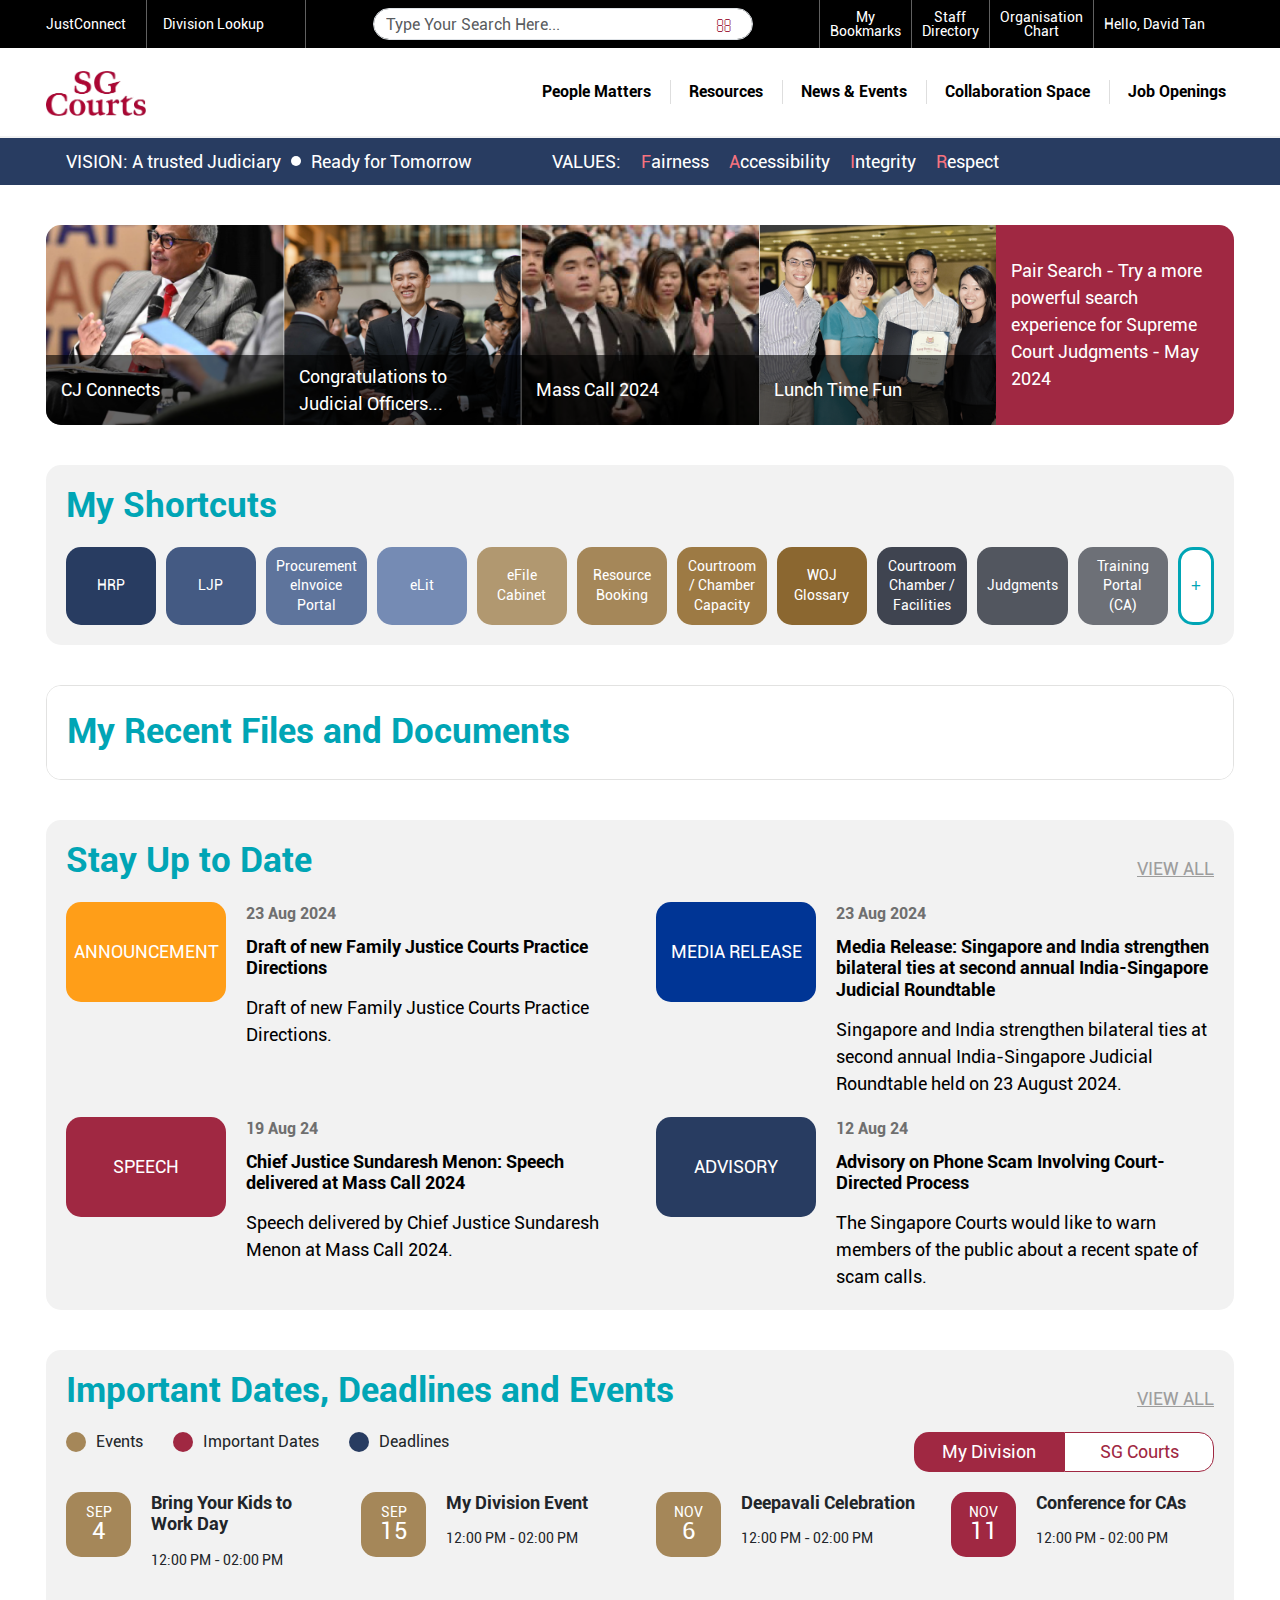
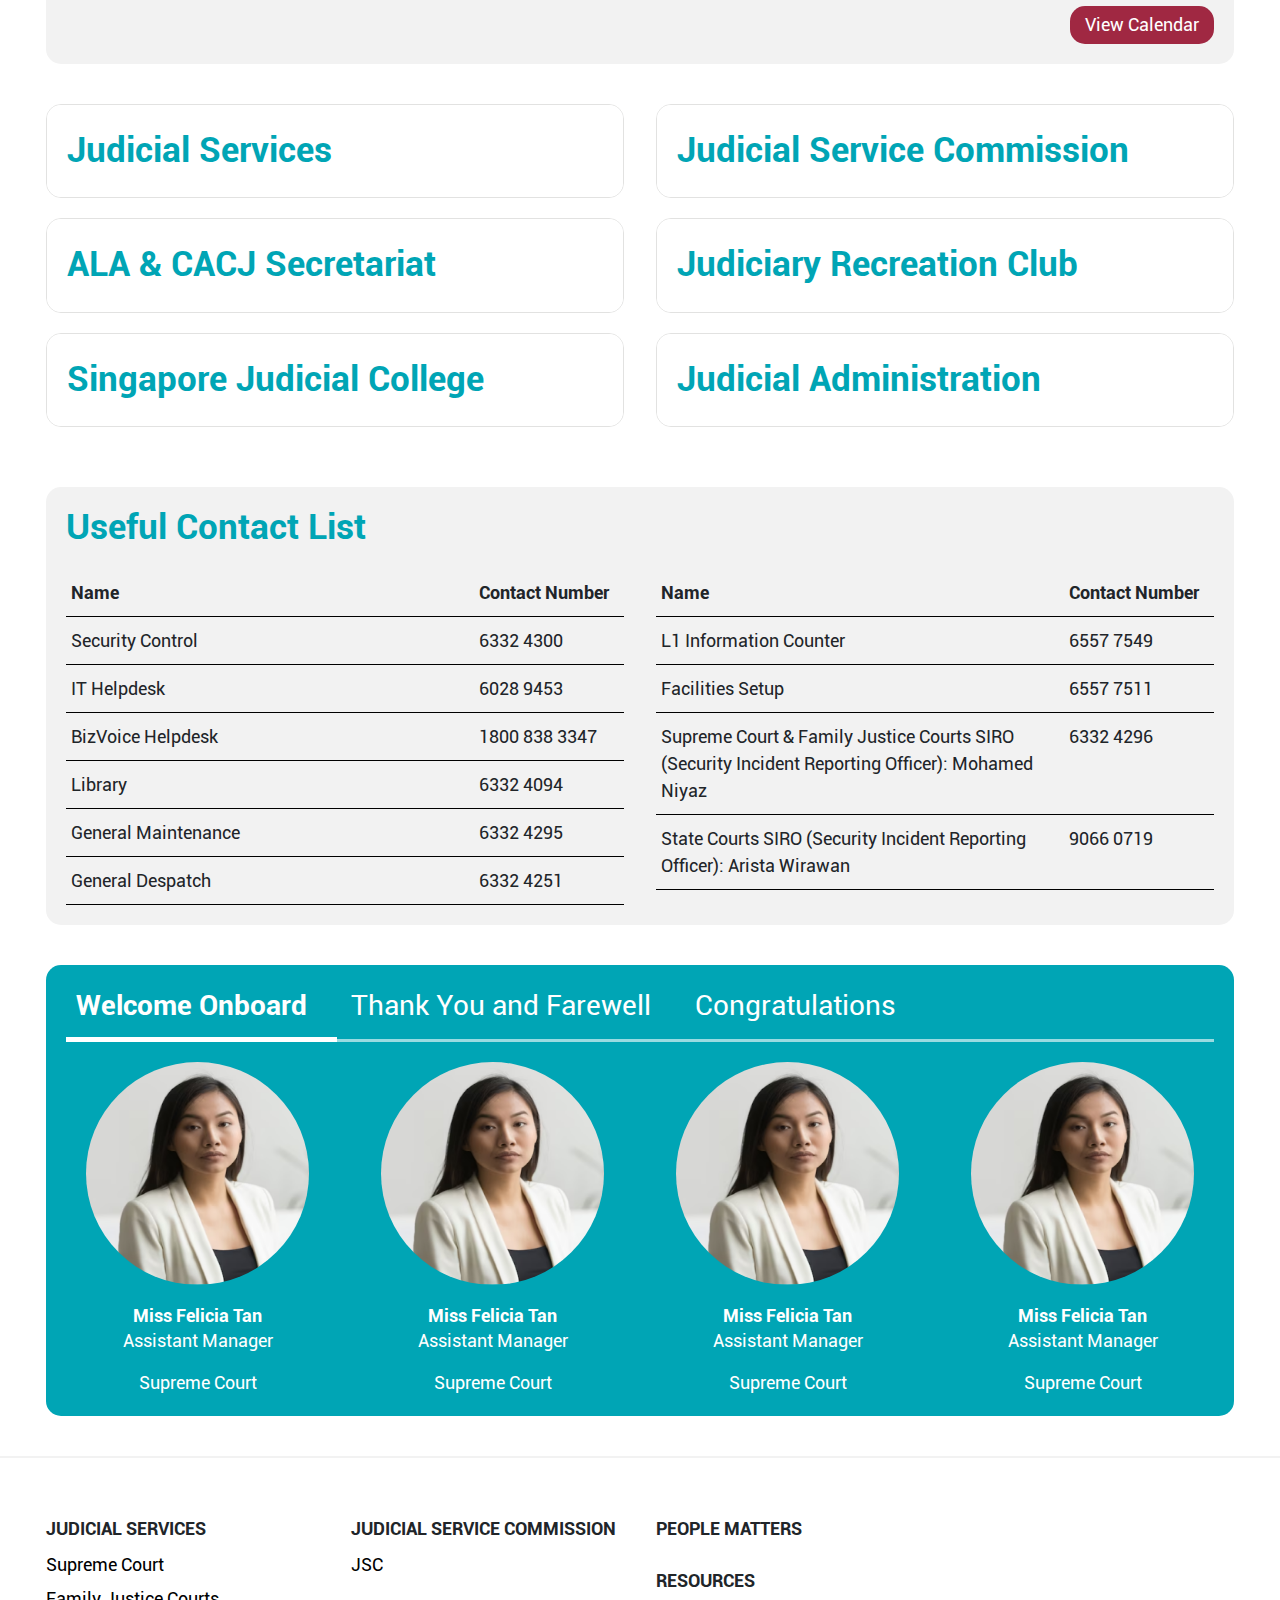
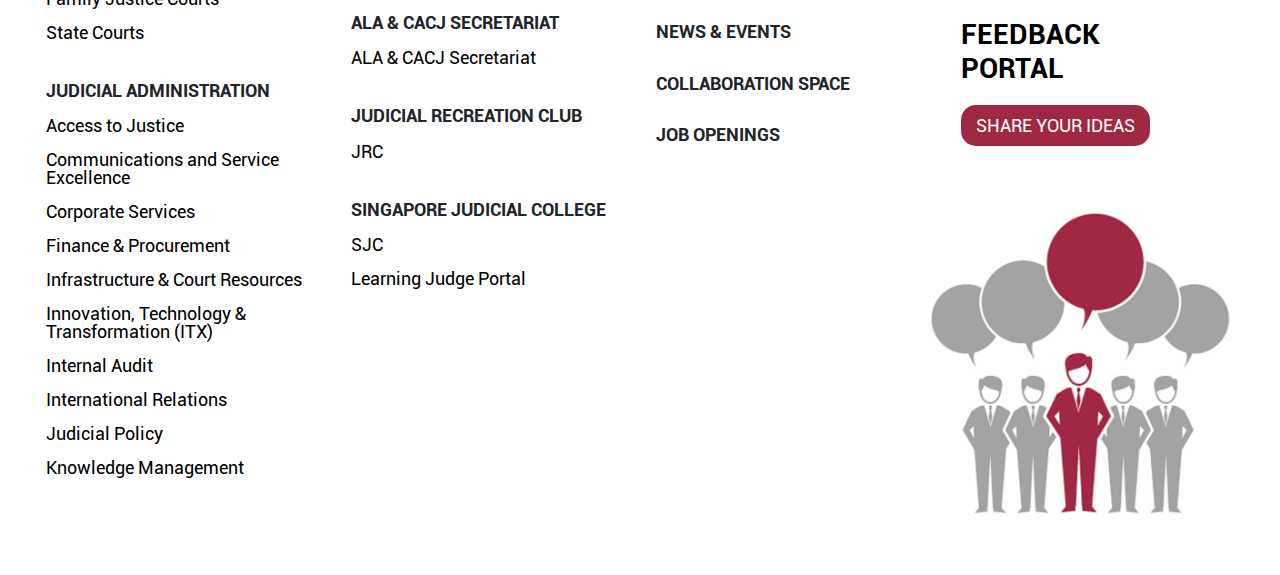
<file: js/saveweb2zip-com-test-resonance-com-sg/127.0.0.1_8081/dl/url=https%3A%2F%2Ftest.resonance.com.sg%2Fsgci%2Findex.html&mobile=true.html>
<!DOCTYPE html><html lang="en"><head>
    <meta charset="UTF-8">
    <meta http-equiv="X-UA-Compatible" content="IE=edge">
    <meta name="viewport" content="width=device-width, initial-scale=1.0">
    <title>SGCI</title>

    <!--Bootstrap v5.3.3-->
    <link rel="stylesheet" href="../../test.resonance.com.sg/sgci/css/bootstrap.css">

    <!--Header Menu CSS-->
    <link rel="stylesheet" href="../../test.resonance.com.sg/sgci/css/header.css">

    <!--Header Footer CSS-->
    <link rel="stylesheet" href="../../test.resonance.com.sg/sgci/css/footer.css">

    <!-- Custom CSS-->
    <link rel="stylesheet" href="../../test.resonance.com.sg/sgci/css/style.css">
    
    <!-- fontawesome 6 CSS-->
    <link rel="stylesheet" href="../../test.resonance.com.sg/sgci/css/fontawsome.css">

    <link rel="stylesheet" href="../../cdn.jsdelivr.net/npm/swiper%4011/swiper-bundle.min.css">

    <script src="../../test.resonance.com.sg/sgci/js/fontawesome.js"></script>


</head>

<body>
    <header id="mainHeader">
        <div class="container-fluid topbar">
            <div class="container">
                <div class="d-flex justify-content-between align-items-center position-relative">
                    <div class="d-flex justify-content-between align-items-center leftside">
                        <div class="logo">
                            <!-- <img src="images/Logo.png" alt=""> -->
                            
                            <a class="topbar-link" href="javascript:void(0)">JustConnect</a>
                        </div>
                        <div class="dropdown has-border">
                            <button class="megamenu-btn" type="button" id="topDropdownMenu" data-bs-toggle="dropdown" aria-expanded="false">
                                <span> Division Lookup</span>
                                <i class="fa-solid fa-chevron-down"></i>
                            </button>

                        </div>

                    </div>
                    <div class="search ms-3 d-flex">

                        <input class="form-control" list="datalistOptions w-100 d-block" id="exampleDataList" placeholder="Type Your Search Here...">
                        <button class="search-btn">
                            <i class="fa-solid fa-magnifying-glass"></i>
                        </button>
                    </div>
                    <div class="d-flex justify-content-between align-items-center rightside">
                        <div class="bookmark has-border left-border">
                            <span class="topbar-link">My <br> Bookmarks</span>
                        </div>
                        <div class="group has-border left-border">
                            <a href="staff-directory.html" class="topbar-link">Staff <br> Directory</a>
                        </div>
                        <div class="group has-border left-border">
                            <a href="organisation-chart.html" class="topbar-link">Organisation <br> Chart</a>
                        </div>
                        <div class="profile has-border left-border dropdown">
                            <button class="profile-btn" type="button" id="topDropdownProfile" data-bs-toggle="dropdown" style="padding: 0;" aria-expanded="false">

                                <span class="pe-1">Hello, David Tan</span>
                                <i class="fa-solid fa-chevron-down"></i>
                            </button>


                        </div>
                    </div>
                    <div class="mega-menu dropdown-menu w-100" aria-labelledby="topDropdownMenu">
                        <div class="container px-0">
                            <div class="row  g-0">
                                <div class="col-4 col-xl-2">
                                    <div class="mega-menu-col">
                                        <div class="mega-menu-title">
                                            <span>JUDICIAL <br> SERVICES</span>
                                        </div>
                                    </div>
                                </div>
                                <div class="col-4 col-xl-2"></div>
                                <div class="col-4 col-xl-2">
                                    <div class="mega-menu-col">
                                        <div class="mega-menu-title">
                                            <span>JUDICIAL SERVICE <br>
                                                COMMISSION</span>
                                        </div>
                                    </div>
                                </div>

                                <div class="col-4 col-xl-2 d-none d-xl-block">
                                    <div class="mega-menu-col col-2">
                                        <div class="mega-menu-title">
                                            <span>JUDICIAL <br>
                                                ADMINISTRATION</span>
                                        </div>
                                    </div>
                                </div>
                                <div class="col-4 col-xl-2"></div>
                                <div class="col-12"></div>

                                <div class="col-4 col-xl-2">
                                    <div class="mega-menu-col">
                                        <div class="mega-menu-list">
                                            <a href="#" class="mega-menu-list-title">Supreme Court</a>
                                            <ul>
                                                <li>
                                                    <a href="#">Supreme Court Bench</a>
                                                </li>
                                                <li>
                                                    <a href="#">Judicial Officers </a>
                                                </li>
                                                <li>
                                                    <a href="#"> Justices' Law Clerks</a>
                                                </li>
                                                <li>
                                                    <a href="#"> Registry</a>
                                                </li>
                                                <li>
                                                    <a href="#">
                                                        SICC Business Development
                                                    </a>
                                                </li>
                                                <li>
                                                    <a href="#"> Court Services (MJs to Judges &amp; Court Orderlies)</a>
                                                </li>
                                            </ul>
                                        </div>
                                    </div>
                                    <div class="mega-menu-col">
                                        <div class="mega-menu-list">
                                            <a href="#" class="mega-menu-list-title">State Courts</a>
                                            <ul>
                                                <li>
                                                    <a href="#">Judicial Officers</a>
                                                </li>
                                                <li>
                                                    <a href="#">Criminal Courts A</a>
                                                </li>
                                                <li>
                                                    <a href="#">Criminal Courts B </a>
                                                </li>
                                                <li>
                                                    <a href="#"> Civil Courts</a>
                                                </li>
                                                <li>
                                                    <a href="#"> Community Courts &amp; Tribunals</a>
                                                </li>
                                                <li>
                                                    <a href="#"> Court Dispute Resolution</a>
                                                </li>
                                                <li>
                                                    <a href="#">Office of the Registrar</a>
                                                </li>
                                                <li>
                                                    <a href="#"> Strategic Planning &amp; Technology</a>
                                                </li>


                                            </ul>
                                        </div>
                                    </div>


                                </div>
                                <div class="col-4 col-xl-2">
                                    <div class="mega-menu-col">
                                        <div class="mega-menu-col">
                                            <div class="mega-menu-list">
                                                <a href="#" class="mega-menu-list-title">Family Justice Courts</a>
                                                <ul>
                                                    <li><a href="#">Judical Officers</a></li>
                                                    <li><a href="#"> Family</a></li>
                                                    <li><a href="#">Office of the Registrar</a></li>
                                                    <li><a href="#">Strategic Planning &amp; Research</a></li>
                                                    <li><a href="#">Therapeutic Justice Transformation Office</a></li>

                                                    <li><a href="#" class="not-clickable">Family Protection &amp; Support </a></li>
                                                    <li><a href="#" class="has-indent">Registry &amp; Court Operations </a></li>
                                                    <li><a href="#" class="has-indent">Court of Protection </a></li>
                                                    <li><a href="#" class="has-indent">Maintenance &amp; Enforcement Court </a></li>
                                                    <li><a href="#" class="has-indent">Mental Capacity, Adoption &amp; Probate </a></li>
                                                    <li><a href="#" class="has-indent">Youth Court </a></li>
                                                    <li><a href="#" class="not-clickable">Family Dispute Resolution (FDR) </a></li>
                                                    <li><a href="#" class="has-indent">Counselling &amp; Psychological Services</a></li>
                                                    <li><a href="#" class="has-indent">Mediation &amp; FDR Registrar</a></li>


                                                </ul>
                                            </div>
                                        </div>
                                    </div>

                                </div>
                                <div class="col-4 col-xl-2">
                                    <div class="mega-menu-col">
                                        <div class="mega-menu-list mb-3">
                                            <a href="#" class="mega-menu-list-title">JSC</a>

                                        </div>
                                        <div class="mega-menu-title mb-3">
                                            <span class="pb-2">ALA &amp; CACJ <br>
                                                SECRETARIAT</span>
                                        </div>
                                        <div class="mega-menu-list mb-3">
                                            <a href="#" class="mega-menu-list-title">ALA &amp; CACJ Secretariat</a>

                                        </div>
                                        <div class="mega-menu-title mb-3">
                                            <span class="pb-2">JUDICIAL RECREATION <br>
                                                CLUB</span>
                                        </div>
                                        <div class="mega-menu-list mb-3">
                                            <a href="#" class="mega-menu-list-title">JRC</a>

                                        </div>
                                        <div class="mega-menu-title mb-3">
                                            <span class="pb-2">SINGAPORE JUDICIAL <br>
                                                COLLEGE</span>
                                        </div>
                                        <div class="mega-menu-list mb-3">
                                            <a href="#" class="mega-menu-list-title">SJC</a>

                                        </div>
                                        <div class="mega-menu-list mb-3">
                                            <a href="#" class="mega-menu-list-title">Learning Judge Portal</a>

                                        </div>
                                    </div>






                                </div>
                                <div class="col-12 d-block d-xl-none mt-4">
                                    <div class="mega-menu-col col-2">
                                        <div class="mega-menu-title">
                                            <span>JUDICIAL <br>
                                                ADMINISTRATION</span>
                                        </div>
                                    </div>
                                </div>
                                <div class="col-4 col-xl-2">
                                    <div class="mega-menu-col">
                                        <div class="mega-menu-list">
                                            <a href="#" class="mega-menu-list-title">Access to Justice</a>

                                        </div>
                                    </div>
                                    <div class="mega-menu-col">
                                        <div class="mega-menu-list">
                                            <a href="#" class="mega-menu-list-title">Communications and Service
                                                Excellence</a>
                                            <ul>
                                                <li>
                                                    <a href="#">Communications</a>
                                                </li>
                                                <li>
                                                    <a href="#">Outreach &amp; Engagement </a>
                                                </li>
                                                <li>
                                                    <a href="#"> Service Excellence</a>
                                                </li>
                                                <li>
                                                    <a href="#"> Enterprise Risk Management</a>
                                                </li>


                                            </ul>
                                        </div>
                                    </div>
                                    <div class="mega-menu-col">
                                        <div class="mega-menu-list">
                                            <a href="#" class="mega-menu-list-title">Corporate Services</a>
                                            <ul>
                                                <li>
                                                    <a href="#">HR Management</a>
                                                </li>
                                                <li>
                                                    <a href="#"> HR Development</a>
                                                </li>
                                                <li>
                                                    <a href="#"> Security</a>
                                                </li>
                                                <li>
                                                    <a href="#"> Records Management &amp;
                                                        Admin</a>
                                                </li>
                                                <li>
                                                    <a href="#"> Business Continuity Management</a>
                                                </li>

                                            </ul>
                                        </div>
                                    </div>
                                    <div class="mega-menu-col mb-0">
                                        <div class="mega-menu-list">
                                            <a href="#" class="mega-menu-list-title">Finance &amp; Procurement</a>
                                            <ul>
                                                <li>
                                                    <a href="#">Resource Management &amp; Procurement</a>
                                                </li>
                                                <li>
                                                    <a href="#"> Revenue Management &amp; Reporting</a>
                                                </li>

                                            </ul>
                                        </div>
                                    </div>
                                </div>
                                <div class="col-4 col-xl-2">

                                    <div class="mega-menu-col">
                                        <div class="mega-menu-list">
                                            <a href="#" class="mega-menu-list-title">Infrastructure &amp; Court
                                                Resources</a>
                                            <ul>
                                                <li>
                                                    <a href="#">Building Infrastructure</a>
                                                </li>
                                                <li>
                                                    <a href="#">Court Infrastructure</a>
                                                </li>
                                                <li>
                                                    <a href="#"> Language Resources</a>
                                                </li>
                                                <li>
                                                    <a href="#"> Building Project Management</a>
                                                </li>


                                            </ul>
                                        </div>
                                    </div>
                                    <div class="mega-menu-col">
                                        <div class="mega-menu-list">
                                            <a href="#" class="mega-menu-list-title"> Innovation, Technology &amp;
                                                Transformation
                                                (ITX)</a>
                                            <ul>
                                                <li>
                                                    <a href="#">Office of Transformation &amp; Innovation</a>
                                                </li>
                                                <li>
                                                    <a href="#"> Information Technology Department</a>
                                                </li>
                                                <li>
                                                    <a href="#"> CISO</a>
                                                </li>

                                            </ul>
                                        </div>
                                    </div>
                                    <div class="mega-menu-col">
                                        <div class="mega-menu-list">
                                            <a href="#" class="mega-menu-list-title">Internal Audit</a>


                                        </div>
                                    </div>
                                    <div class="mega-menu-col">
                                        <div class="mega-menu-list">
                                            <a href="#" class="mega-menu-list-title">International Relations</a>


                                        </div>
                                    </div>
                                    <div class="mega-menu-col">
                                        <div class="mega-menu-list">
                                            <a href="#" class="mega-menu-list-title">Judicial Policy</a>
                                            <ul>
                                                <li>
                                                    <a href="#">Strategic Planning &amp; Policy </a>
                                                </li>
                                                <li>
                                                    <a href="#"> Legal Advisory</a>
                                                </li>

                                            </ul>
                                        </div>
                                    </div>
                                    <div class="mega-menu-col mb-0">
                                        <div class="mega-menu-list">
                                            <a href="#" class="mega-menu-list-title">Knowledge Management</a>

                                        </div>
                                    </div>
                                </div>

                            </div>
                        </div>
                    </div>
                </div>
            </div>
        </div>

        <div class="container-fluid main-menu">
            <div class="container">
                <nav class="navbar navbar-expand-lg">
                    <a class="navbar-brand" href="index.html">
                        <img src="../../test.resonance.com.sg/sgci/images/logo.png" alt="" class="img-fluid">
                    </a>
                    <button class="navbar-toggler" type="button" data-bs-toggle="collapse" data-bs-target="#navbarSupportedContent" aria-controls="navbarSupportedContent" aria-expanded="false" aria-label="Toggle navigation">
                        <span class="navbar-toggler-icon"></span>
                    </button>
                    <div class="collapse navbar-collapse" id="navbarSupportedContent">
                        <ul class="navbar-nav ms-auto mb-2 mb-lg-0">
                            <li class="nav-item">
                                <a class="nav-link" href="#">People Matters</a>
                            </li>
                            <li class="nav-item">
                                <a class="nav-link" href="resources.html">Resources</a>
                            </li>
                            <li class="nav-item">
                                <a class="nav-link" href="#">News &amp; Events</a>
                            </li>
                            <li class="nav-item">
                                <a class="nav-link" href="#">Collaboration Space</a>
                            </li>
                            <li class="nav-item">
                                <a class="nav-link" href="#">Job Openings</a>
                            </li>

                        </ul>

                    </div>
                </nav>
            </div>
        </div>

    </header>

    <main>



        <section>
            <div class="container-fluid bg-navy-blue">
                <div class="container">
                    <div class="accordion accordion-flush accordion-content pt-0">
                        <div class="accordion-item is-dark-turq">

                            <button class="accordion-button collapsed" type="button" data-bs-toggle="collapse" data-bs-target="#flush-collapseOne" aria-expanded="false" aria-controls="flush-collapseOne">
                                <div class="vision-value">
                                    <div class="home-vision">
                                        <p>VISION: A trusted Judiciary </p>
                                        <div class="circle"></div>
                                        <p>Ready for Tomorrow </p>
                                    </div>
                                    <div class="home-value">
                                        <p>VALUES:</p>
                                        <p><span>F</span>airness</p>
                                        <p><span>A</span>ccessibility</p>
                                        <p><span>I</span>ntegrity</p>
                                        <p><span>R</span>espect</p>
                                    </div>
                                </div>

                            </button>

                            <div id="flush-collapseOne" class="accordion-collapse collapse">
                                <div class="accordion-body">
                                    <div class="home-value">
                                        <p>VALUES:</p>
                                        <div class="home-value-con">
                                            <div class="home-value-item">
                                                <p><span>F</span>airness</p>
                                                <p>We treat everyone and every case with fairness</p>
                                            </div>
                                            <div class="home-value-item">
                                                <p><span>A</span>ccessibility</p>
                                                <p>We enhance access to justice</p>
                                            </div>
                                            <div class="home-value-item">
                                                <p><span>I</span>ntegrity</p>
                                                <p>We did the right thing, without fear or favour, affection or ill-will
                                                </p>
                                            </div>
                                            <div class="home-value-item">
                                                <p><span>R</span>espect</p>
                                                <p>We treat everyone with respect and dignity</p>
                                            </div>
                                        </div>
                                    </div>
                                </div>
                            </div>

                        </div>
                    </div>
                </div>
            </div>
        </section>

        <section>
            <div class="container-fluid">
                <div class="container">
                    <div class="wp-masthead">
                        <a class="masthead-item" style="background-image: url(../../test.resonance.com.sg/sgci/images/masthead-images/mast-bg-1.png);">
                            <div class="mast-text">
                                <div class="overlay">
                                </div>
                                <p>CJ Connects</p>
                            </div>
                        </a>
                        <a class="masthead-item" style="background-image: url(../../test.resonance.com.sg/sgci/images/masthead-images/mast-bg-2.png);">
                            <div class="mast-text">
                                <div class="overlay">
                                </div>
                                <p>Congratulations to Judicial Officers...</p>
                            </div>
                        </a>
                        <a class="masthead-item" style="background-image: url(../../test.resonance.com.sg/sgci/images/masthead-images/mast-bg-3.png);">
                            <div class="mast-text">
                                <div class="overlay">
                                </div>
                                <p>Mass Call 2024</p>
                            </div>

                        </a>
                        <a class="masthead-item" style="background-image: url(../../test.resonance.com.sg/sgci/images/masthead-images/mast-bg-4.png);">
                            <div class="mast-text">

                                <p>Lunch Time Fun</p>
                                <div class="overlay">
                                </div>
                            </div>
                        </a>
                        <a class="masthead-item bg-maroon no-bg-img">
                            <p>Pair Search - Try a more powerful search experience for Supreme Court Judgments - May
                                2024</p>
                        </a>
                    </div>
                </div>
            </div>
        </section>

        

        <section>
            <div class="container-fluid">
                <div class="container">
                    <div class="bg-l-grey is-curved">
                        <div class="home-section-title">
                            <h2>My Shortcuts</h2>
                        </div>
                        <div class="shortcut-container">
                            <a class="wp-shortcut-item">
                                HRP
                            </a>
                            <a class="wp-shortcut-item">
                                LJP
                            </a>
                            <a class="wp-shortcut-item">
                                Procurement eInvoice Portal
                            </a>
                            <a class="wp-shortcut-item">
                                eLit
                            </a>
                            <a class="wp-shortcut-item">
                                eFile Cabinet
                            </a>
                            <a class="wp-shortcut-item">
                                Resource Booking
                            </a>
                            <a class="wp-shortcut-item">
                                Courtroom / Chamber Capacity
                            </a>
                            <a class="wp-shortcut-item">
                                WOJ Glossary
                            </a>
                            <a class="wp-shortcut-item">
                                Courtroom Chamber / Facilities
                            </a>
                            <a class="wp-shortcut-item">
                                Judgments
                            </a>
                            <a class="wp-shortcut-item">
                                Training Portal (CA)
                            </a>
                            <a href="" class="plus-button">
                                <i class="fa fa-plus" aria-hidden="true"></i>
                            </a>
                        </div>
                    </div>
                </div>
            </div>
        </section>

        <section>
            <div class="container-fluid">
                <div class="container">
                    <div class="accordion accordion-flush accordion-content pt-0">
                        <div class="accordion-item title-accordion">

                            <button class="accordion-button collapsed" type="button" data-bs-toggle="collapse" data-bs-target="#flush-collapseFiles" aria-expanded="false" aria-controls="flush-collapseFiles">
                                My Recent Files and Documents
                            </button>

                            <div id="flush-collapseFiles" class="accordion-collapse collapse">
                                <div class="accordion-body ">
                                    <div class="dataTable-main">

                                        <div class="entries">
                                            <span>Show
                                                <div class="dropdown d-inline-block">
                                                    <button class="btn btn-secondary dropdown-toggle" type="button" id="entriesDropdown" data-bs-toggle="dropdown" aria-expanded="false">
                                                        5
                                                    </button>
                                                    <ul class="dropdown-menu" aria-labelledby="entriesDropdown">
                                                        <li><a class="dropdown-item" href="#">10</a></li>
                                                        <li><a class="dropdown-item" href="#">20</a></li>
                                                        <li><a class="dropdown-item" href="#">30</a></li>
                                                        <li><a class="dropdown-item" href="#">40</a></li>
                                                        <li><a class="dropdown-item" href="#">50</a></li>
                                                    </ul>
                                                </div>
                                                Entries
                                            </span>
                                        </div>
                                        <div class="listing-data">
                                            <table class="latest-files-table">
                                                <thead class="align-top">
                                                    <tr>
                                                        <th>
                                                            <div class="tableHead">
                                                                <div class=" dropdown">
                                                                    <button class="btn btn-dark dropdown-toggle" data-bs-toggle="dropdown" aria-expanded="false">
                                                                        <span> NAME</span>
                                                                    </button>
                                                                    <div class="dropdown-menu">
                                                                        <div class="form-check">
                                                                            <input class="form-check-input" type="radio" name="flexRadioDefault" id="flexRadioDefault1" checked="">
                                                                            <label class="form-check-label" for="flexRadioDefault1">
                                                                                Ascending
                                                                            </label>
                                                                        </div>
                                                                        <div class="form-check">
                                                                            <input class="form-check-input" type="radio" name="flexRadioDefault" id="flexRadioDefault2">
                                                                            <label class="form-check-label" for="flexRadioDefault2">
                                                                                Descending
                                                                            </label>
                                                                        </div>
                                                                    </div>
                                                                </div>

                                                            </div>
                                                        </th>
                                                        <th>
                                                            <div class="tableHead">
                                                                <div class=" dropdown">
                                                                    <button class="btn btn-dark dropdown-toggle" data-bs-toggle="dropdown" aria-expanded="false">
                                                                        <span> CATEGORY</span>
                                                                    </button>
                                                                    <div class="dropdown-menu">
                                                                        <div class="form-check">
                                                                            <input class="form-check-input" type="checkbox" value="" id="flexCheck1">
                                                                            <label class="form-check-label" for="flexCheck1">
                                                                                All
                                                                            </label>
                                                                        </div>
                                                                        <div class="form-check">
                                                                            <input class="form-check-input" type="checkbox" value="" id="flexCheck2">
                                                                            <label class="form-check-label" for="flexCheck2">
                                                                                Court Management Resources
                                                                            </label>
                                                                        </div>
                                                                        <div class="form-check">
                                                                            <input class="form-check-input" type="checkbox" value="" id="flexCheck3">
                                                                            <label class="form-check-label" for="flexCheck3">
                                                                                Judicial Resources
                                                                            </label>
                                                                        </div>
                                                                        <div class="form-check">
                                                                            <input class="form-check-input" type="checkbox" value="" id="flexCheck4">
                                                                            <label class="form-check-label" for="flexCheck4">
                                                                                Office Administration
                                                                            </label>
                                                                        </div>
                                                                    </div>
                                                                </div>

                                                            </div>
                                                        </th>
                                                        <th style="width: 50px !important;"> </th>
                                                        <th>
                                                            <div class="tableHead">
                                                                <div class=" dropdown">
                                                                    <button class="btn btn-dark dropdown-toggle" data-bs-toggle="dropdown" aria-expanded="false">
                                                                        <span> CONTENT TYPE</span>
                                                                    </button>
                                                                    <div class="dropdown-menu">
                                                                        <div class="form-check">
                                                                            <input class="form-check-input" type="checkbox" value="" id="flexCheck11">
                                                                            <label class="form-check-label" for="flexCheck11">
                                                                                All
                                                                            </label>
                                                                        </div>
                                                                        <div class="form-check">
                                                                            <input class="form-check-input" type="checkbox" value="" id="flexCheck21">
                                                                            <label class="form-check-label" for="flexCheck21">
                                                                                Court Roster and Calendar

                                                                            </label>
                                                                        </div>
                                                                        <div class="form-check">
                                                                            <input class="form-check-input" type="checkbox" value="" id="flexCheck31">
                                                                            <label class="form-check-label" for="flexCheck31">
                                                                                Court Programmes and Initiatives

                                                                            </label>
                                                                        </div>
                                                                        <div class="form-check">
                                                                            <input class="form-check-input" type="checkbox" value="" id="flexCheck41">
                                                                            <label class="form-check-label" for="flexCheck41">
                                                                                Bench Guides

                                                                            </label>
                                                                        </div>
                                                                        <div class="form-check">
                                                                            <input class="form-check-input" type="checkbox" value="" id="flexCheck51">
                                                                            <label class="form-check-label" for="flexCheck51">
                                                                                Human Resources

                                                                            </label>
                                                                        </div>

                                                                    </div>
                                                                </div>
                                                            </div>
                                        
                                        </th>
                                        <th>
                                            <div class="tableHead">
                                                <div class=" dropdown">
                                                    <button class="btn btn-dark dropdown-toggle" data-bs-toggle="dropdown" aria-expanded="false">
                                                        <span> MODIFIED BY</span>
                                                    </button>
                                                    <div class="dropdown-menu">
                                                        <div class="form-check">
                                                            <input class="form-check-input" type="radio" name="flexRadio1" id="flexRadioDefault11" checked="">
                                                            <label class="form-check-label" for="flexRadioDefault11">
                                                                Ascending
                                                            </label>
                                                        </div>
                                                        <div class="form-check">
                                                            <input class="form-check-input" type="radio" name="flexRadio1" id="flexRadioDefault21">
                                                            <label class="form-check-label" for="flexRadioDefault21">
                                                                Descending
                                                            </label>
                                                        </div>
                                                    </div>
                                                </div>
                                            </div>
                                        </th>

                                        <th>
                                            <div class="tableHead">
                                                <div class=" dropdown">
                                                    <button class="btn btn-dark dropdown-toggle" data-bs-toggle="dropdown" aria-expanded="false">
                                                        <span> MODIFIED DATE</span>
                                                    </button>
                                                    <div class="dropdown-menu">
                                                        <div class="form-check">
                                                            <input class="form-check-input" type="radio" name="flexRadio11" id="flexRadioDefault111" checked="">
                                                            <label class="form-check-label" for="flexRadioDefault111">
                                                                Ascending
                                                            </label>
                                                        </div>
                                                        <div class="form-check">
                                                            <input class="form-check-input" type="radio" name="flexRadio11" id="flexRadioDefault21">
                                                            <label class="form-check-label" for="flexRadioDefault211">
                                                                Descending
                                                            </label>
                                                        </div>
                                                    </div>
                                                </div>
                                            </div>
                                        </th>
                                        </tr>
                                        </thead>
                                        <tbody class="align-top">
                                            <tr>
                                                <td>
                                                    <div class="d-flex align-items-start">
                                                        <div class="pdf-file">
                                                            <i class="fa-regular fa-file-pdf"></i>
                                                            <a href="#">This_Week.pdf</a>
                                                        </div>
                                                    </div>
                                                </td>
                                                <td>
                                                    <p> Court Management Resources</p>
                                                </td>
                                                <td>
                                                    <i class="fa-solid fa-ellipsis"></i>
                                                </td>
                                                <td>
                                                    <p>Court Roster and Calendar
                                                    </p>
                                                </td>
                                                <td>
                                                    <p>David Tan</p>
                                                </td>

                                                <td>
                                                    <p>
                                                        13 / 08 / 28
                                                    </p>

                                                </td>
                                            </tr>


                                            <tr>
                                                <td>
                                                    <div class="d-flex align-items-start">
                                                        <div class="pdf-file">
                                                            <i class="fa-regular fa-file-pdf"></i>
                                                            <a href="#">Next Week.pdf</a>
                                                        </div>
                                                    </div>
                                                </td>
                                                <td>
                                                    <p> Court Management Resources</p>
                                                </td>
                                                <td>
                                                    <i class="fa-solid fa-ellipsis"></i>
                                                </td>
                                                <td>
                                                    <p>Court Roster and Calendar
                                                    </p>
                                                </td>
                                                <td>
                                                    <p>David Tan</p>
                                                </td>

                                                <td>
                                                    <p>
                                                        13 / 08 / 28
                                                    </p>

                                                </td>
                                            </tr>


                                            <tr>
                                                <td>
                                                    <div class="d-flex align-items-start">
                                                        <div class="pdf-file">
                                                            <i class="fa-regular fa-file-pdf"></i>
                                                            <a href="#">Duty Senior Judges and Judicial
                                                                Commissioners</a>
                                                        </div>
                                                    </div>
                                                </td>
                                                <td>
                                                    <p>Court Management Resources</p>
                                                </td>
                                                <td>
                                                    <i class="fa-solid fa-ellipsis"></i>
                                                </td>
                                                <td>
                                                    <p>Court Programmes and Initiatives

                                                    </p>
                                                </td>
                                                <td>
                                                    <p>David Tan</p>
                                                </td>

                                                <td>
                                                    <p>
                                                        13 / 08 / 28
                                                    </p>

                                                </td>
                                            </tr>


                                            <tr>
                                                <td>
                                                    <div class="d-flex align-items-start">
                                                        <div class="pdf-file">
                                                            <i class="fa-regular fa-file-pdf"></i>
                                                            <a href="#">Bench Guide Template
                                                            </a>
                                                        </div>
                                                    </div>
                                                </td>
                                                <td>
                                                    <p>Judicial Resources </p>
                                                </td>
                                                <td>
                                                    <i class="fa-solid fa-ellipsis"></i>
                                                </td>
                                                <td>
                                                    <p>Bench Guides
                                                    </p>
                                                </td>
                                                <td>
                                                    <p>May Lee</p>
                                                </td>

                                                <td>
                                                    <p>
                                                        13 / 08 / 28
                                                    </p>

                                                </td>
                                            </tr>


                                            <tr>
                                                <td>
                                                    <div class="d-flex align-items-start">
                                                        <div class="pdf-file">
                                                            <i class="fa-regular fa-file-pdf"></i>
                                                            <a href="#">Staff Claims Procedure
                                                            </a>
                                                        </div>
                                                    </div>
                                                </td>
                                                <td>
                                                    <p>Office Administration

                                                    </p>
                                                </td>
                                                <td>
                                                    <i class="fa-solid fa-ellipsis"></i>
                                                </td>
                                                <td>
                                                    <p>Human Resources</p>
                                                </td>
                                                <td>
                                                    <p>Desmond Tay</p>
                                                </td>

                                                <td>
                                                    <p>
                                                        13 / 08 / 28
                                                    </p>


                                                </td>
                                            </tr>


                                        </tbody>
                                        </table>

                                        <div class="indecate margin-top-20">
                                            <div class="pagination-row">
                                                        
                                                <div class="entries-and-total">
                                                    <div class="entries">
                                                        <span>Show
                                                            <div class="dropdown d-inline-block">
                                                                <button class="btn btn-secondary dropdown-toggle" type="button" id="entriesDropdown" data-bs-toggle="dropdown" aria-expanded="false">
                                                                    5
                                                                </button>
                                                                <ul class="dropdown-menu" aria-labelledby="entriesDropdown">
                                                                    <li><a class="dropdown-item" href="#">10</a></li>
                                                                    <li><a class="dropdown-item" href="#">20</a></li>
                                                                    <li><a class="dropdown-item" href="#">30</a></li>
                                                                    <li><a class="dropdown-item" href="#">40</a></li>
                                                                    <li><a class="dropdown-item" href="#">50</a></li>
                                                                </ul>
                                                            </div>
                                                                Entries
                                                        </span>
                                                    </div>
                                                    <p>
                                                        1-5 of 50 items
                                                    </p>
                                                </div>
                                                <div class="c-pagination">
                                                    <button>
                                                        <i class="fa-solid fa-angle-left"></i>
                                                    </button>
                                                    <span class="active">1</span>
                                                    <span>2</span>
                                                    <span>3</span>
                                                    <button>
                                                        <i class="fa-solid fa-angle-right"></i>
                                                    </button>
                                                </div>
                                            </div>
                                        </div>
                                    </div>
                                </div>
                            </div>


                        </div>





                    </div>

                </div>
            </div>
        </div></section>

        <section>
            <div class="container-fluid">
                <div class="container">
                    <div class="bg-l-grey is-curved">
                        <div class="home-section-title">
                            <h2>Stay Up to Date</h2>
                            <a class="text-link-view-all">View All</a>
                        </div>
                        <div class="home-news row">
                            <div class="col-6">
                                <a class="home-news-item">
                                    <div class="home-news-category is-news-announcement">
                                        <p>Announcement</p>
                                    </div>
                                    <div class="home-news-details">
                                        <p class="date">23 Aug 2024</p>
                                        <h5 class="title">Draft of new Family Justice Courts Practice Directions</h5>
                                        <p class="subtext">Draft of new Family Justice Courts Practice Directions.</p>
                                    </div>
                                </a>
                            </div>
                            <div class="col-6">
                                <a class="home-news-item">
                                    <div class="home-news-category is-news-media-release">
                                        <p>MEDIA RELEASE</p>
                                    </div>
                                    <div class="home-news-details">
                                        <p class="date">23 Aug 2024</p>
                                        <h5 class="title">Media Release: Singapore and India strengthen bilateral ties at
                                            second annual India-Singapore Judicial Roundtable</h5>
                                        <p class="subtext">Singapore and India strengthen bilateral ties at second annual
                                            India-Singapore Judicial Roundtable held on 23 August 2024.</p>
                                    </div>
                                </a>
                            </div>
                            <div class="col-6">
                                <a class="home-news-item">
                                    <div class="home-news-category is-news-speech">
                                        <p>SPEECH</p>
                                    </div>
                                    <div class="home-news-details">
                                        <p class="date">19 Aug 24</p>
                                        <h5 class="title">Chief Justice Sundaresh Menon: Speech delivered at Mass Call 2024
                                        </h5>
                                        <p class="subtext">Speech delivered by Chief Justice Sundaresh Menon at Mass Call
                                            2024.</p>
                                    </div>
                                </a>
                            </div>
                            <div class="col-6">
                                <a class="home-news-item">
                                    <div class="home-news-category is-news-advisory">
                                        <p>ADVISORY</p>
                                    </div>
                                    <div class="home-news-details">
                                        <p class="date">12 Aug 24</p>
                                        <h5 class="title">Advisory on Phone Scam Involving Court-Directed Process</h5>
                                        <p class="subtext">The Singapore Courts would like to warn members of the public
                                            about a recent spate of scam calls.</p>
                                    </div>
                                </a>
                            </div>
                        </div>
    
                    </div>
                </div>
            </div>
        </section>

        <section>
            <div class="container-fluid">
                <div class="container">
                    <div class="bg-l-grey is-curved">
                        <div class="home-section-title">
                            <h2>Important Dates, Deadlines and Events</h2>
                            <a class="text-link-view-all">View All</a>
                        </div>
                        <div class="home-calendar-filter">
                            <div class="category-filter">
                                <div class="category-row">
                                    <div class="category-filter-item">
                                        <div class="category-circle is-cal-events"></div>
                                        Events
                                    </div>
                                    <div class="category-filter-item">
                                        <div class="category-circle is-cal-important-dates"></div>
                                        Important Dates
                                    </div>
                                    <div class="category-filter-item">
                                        <div class="category-circle is-cal-deadlines"></div>
                                        Deadlines
                                    </div>
                                </div>
                            </div>
                            <div class="division-filter">
                                <button class="division-filter-item my-div" type="button" data-bs-toggle="collapse" data-bs-target=".my-div-cal-content" aria-expanded="true" aria-controls=".my-div-cal-content">My Division</button>
                                <button class="division-filter-item sg-courts collapsed" type="button" data-bs-toggle="collapse" data-bs-target=".sg-courts-cal-content" aria-expanded="false" aria-controls=".sg-courts-cal-content">SG Courts</button>
                            </div>
                        </div>
                        <div id="hcListView">
                            <div class="my-div-cal-content collapse show" data-bs-parent="#hcListView">
                                <div class="row home-calendar-list-view">
                                    <div class="col-3">
                                        <div class="list-view-item">
                                            <div class="date is-cal-events">
                                                <p class="month">Sep</p>
                                                <p class="day">4</p>
                                            </div>
                                            <div class="details">
                                                <h5>Bring Your Kids to Work Day</h5>
                                                <p class="time">12:00 PM - 02:00 PM
                                                </p>
                                            </div>
                                        </div>
                                    </div>
                                    <div class="col-3">
                                        <div class="list-view-item">
                                            <div class="date is-cal-events">
                                                <p class="month">Sep</p>
                                                <p class="day">15</p>
                                            </div>
                                            <div class="details">
                                                <h5>My Division Event</h5>
                                                <p class="time">12:00 PM - 02:00 PM
                                                </p>
                                            </div>
                                        </div>
                                    </div>
                                    <div class="col-3">
                                        <div class="list-view-item">
                                            <div class="date is-cal-events">
                                                <p class="month">Nov</p>
                                                <p class="day">6</p>
                                            </div>
                                            <div class="details">
                                                <h5>Deepavali Celebration</h5>
                                                <p class="time">12:00 PM - 02:00 PM
                                                </p>
                                            </div>
                                        </div>
                                    </div>
                                    <div class="col-3">
                                        <div class="list-view-item">
                                            <div class="date is-cal-important-dates">
                                                <p class="month">Nov</p>
                                                <p class="day">11</p>
                                            </div>
                                            <div class="details">
                                                <h5>Conference for CAs</h5>
                                                <p class="time">12:00 PM - 02:00 PM
                                                </p>
                                            </div>
                                        </div>
                                    </div>
                                </div>
                            </div>
                            <div class="sg-courts-cal-content collapse" data-bs-parent="#hcListView">
                                <div class="row home-calendar-list-view">
                                    <div class="col-3">
                                        <div class="list-view-item">
                                            <div class="date is-cal-events">
                                                <p class="month">Sep</p>
                                                <p class="day">4</p>
                                            </div>
                                            <div class="details">
                                                <h5>Bring Your Kids to Work Day</h5>
                                                <p class="time">12:00 PM - 02:00 PM
                                                </p>
                                            </div>
                                        </div>
                                    </div>
                                    <div class="col-3">
                                        <div class="list-view-item">
                                            <div class="date is-cal-events">
                                                <p class="month">Nov</p>
                                                <p class="day">6</p>
                                            </div>
                                            <div class="details">
                                                <h5>Deepavali Celebration</h5>
                                                <p class="time">12:00 PM - 02:00 PM
                                                </p>
                                            </div>
                                        </div>
                                    </div>
                                    <div class="col-3">
                                        <div class="list-view-item">
                                            <div class="date is-cal-important-dates">
                                                <p class="month">Nov</p>
                                                <p class="day">11</p>
                                            </div>
                                            <div class="details">
                                                <h5>Conference for CAs</h5>
                                                <p class="time">12:00 PM - 02:00 PM
                                                </p>
                                            </div>
                                        </div>
                                    </div>
                                    <div class="col-3">
                                        <div class="list-view-item">
                                            <div class="date is-cal-deadlines">
                                                <p class="month">Nov</p>
                                                <p class="day">15</p>
                                            </div>
                                            <div class="details">
                                                <h5>SG Courts Deadline</h5>
                                                <p class="time">12:00 PM - 02:00 PM
                                                </p>
                                            </div>
                                        </div>
                                    </div>
                                </div>
                            </div>
                        </div>
                        <div class="button-right">
                            <button class="red-button view-cal-button collapsed" type="button" data-bs-toggle="collapse" data-bs-target="#hcCalView" aria-expanded="false" aria-controls="hcCalView">
                                <p class="view-cal">View Calendar</p>
                                <p class="close-cal">Close Calendar</p>
                            </button>
                        </div>
                        <div id="hcCalView" class="collapse">
                            <div class="my-div-cal-content home-calendar-cal-view collapse show" data-bs-parent="#hcCalView">
                                <div class="month-button">
                                    <button class="month-button-left"><i class="fa-solid fa-chevron-left"></i></button>
                                    <button class="month-button-right"><i class="fa-solid fa-chevron-right"></i></button>
                                    <p>September 2024</p>
                                </div>
                                <div class="cal-table-con">
                                    <table class="calendar-table">
                                        <thead>
                                            <tr>
                                                <th>Sunday</th>
                                                <th>Monday</th>
                                                <th>Tuesday</th>
                                                <th>Wednesday</th>
                                                <th>Thursday</th>
                                                <th>Friday</th>
                                                <th>Saturday</th>
                                            </tr>
                                        </thead>
                                        <tbody>
                                            <tr>
                                                <td>
                                                    <p class="day">01</p>
                                                </td>
                                                <td>
                                                    <p class="day">02</p>
                                                </td>
                                                <td>
                                                    <p class="day">03</p>
    
                                                </td>
                                                <td>
                                                    <p class="day">04</p>
                                                    <div class="cal-item is-cal-events">
                                                        <p class="name">Bring Your Kids to Work Day</p>
                                                        <p class="time">12:00 PM - 02:00 PM</p>
                                                    </div>
                                                </td>
                                                <td>
                                                    <p class="day">05</p>
                                                </td>
                                                <td>
                                                    <p class="day">06</p>
                                                </td>
                                                <td>
                                                    <p class="day">07</p>
                                                </td>
                                            </tr>
                                            <tr>
                                                <td>
                                                    <p class="day">08</p>
                                                </td>
                                                <td>
                                                    <p class="day">09</p>
                                                </td>
                                                <td>
                                                    <p class="day">10</p>
                                                </td>
                                                <td>
                                                    <p class="day">11</p>
                                                </td>
                                                <td>
                                                    <p class="day">12</p>
                                                </td>
                                                <td>
                                                    <p class="day">13</p>
                                                </td>
                                                <td>
                                                    <p class="day">14</p>
                                                </td>
    
                                            </tr>
                                            <tr>
                                                <td>
                                                    <p class="day">15</p>
                                                    <div class="cal-item is-cal-events">
                                                        <p class="name">My Division Event</p>
                                                        <p class="time">12:00 PM - 02:00 PM</p>
                                                    </div>
                                                </td>
                                                <td>
                                                    <p class="day">16</p>
                                                </td>
                                                <td>
                                                    <p class="day">17</p>
                                                </td>
                                                <td>
                                                    <p class="day">18</p>
                                                </td>
                                                <td>
                                                    <p class="day">19</p>
                                                </td>
                                                <td>
                                                    <p class="day">20</p>
                                                </td>
                                                <td>
                                                    <p class="day">21</p>
                                                </td>
    
                                            </tr>
                                            <tr>
                                                <td>
                                                    <p class="day">22</p>
                                                </td>
                                                <td>
                                                    <p class="day">23</p>
                                                </td>
                                                <td>
                                                    <p class="day">24</p>
                                                </td>
                                                <td>
                                                    <p class="day">25</p>
                                                </td>
                                                <td>
                                                    <p class="day">26</p>
                                                </td>
                                                <td>
                                                    <p class="day">27</p>
                                                </td>
                                                <td>
                                                    <p class="day">28</p>
                                                </td>
    
                                            </tr>
                                            <tr>
                                                <td>
                                                    <p class="day">29</p>
                                                </td>
                                                <td>
                                                    <p class="day">30</p>
                                                </td>
                                                <td>
                                                    <p class="day is-next-month">01</p>
                                                </td>
                                                <td>
                                                    <p class="day is-next-month">02</p>
                                                </td>
                                                <td>
                                                    <p class="day is-next-month">03</p>
                                                </td>
                                                <td>
                                                    <p class="day is-next-month">04</p>
                                                </td>
                                                <td>
                                                    <p class="day is-next-month">05</p>
                                                </td>
                                            </tr>
                                        </tbody>
    
                                    </table>
                                </div>
                            </div>
                            <div class="sg-courts-cal-content home-calendar-cal-view collapse" data-bs-parent="#hcCalView">
                                <div class="month-button">
                                    <button class="month-button-left"><i class="fa-solid fa-chevron-left"></i></button>
                                    <button class="month-button-right"><i class="fa-solid fa-chevron-right"></i></button>
                                    <p>September 2024</p>
                                </div>
                                <div class="cal-table-con">
                                    <table class="calendar-table">
                                        <thead>
                                            <tr>
                                                <th>Sunday</th>
                                                <th>Monday</th>
                                                <th>Tuesday</th>
                                                <th>Wednesday</th>
                                                <th>Thursday</th>
                                                <th>Friday</th>
                                                <th>Saturday</th>
                                            </tr>
                                        </thead>
                                        <tbody>
                                            <tr>
                                                <td>
                                                    <p class="day">01</p>
                                                </td>
                                                <td>
                                                    <p class="day">02</p>
                                                </td>
                                                <td>
                                                    <p class="day">03</p>
    
                                                </td>
                                                <td>
                                                    <p class="day">04</p>
                                                    <div class="cal-item is-cal-events">
                                                        <p class="name">Bring Your Kids to Work Day</p>
                                                        <p class="time">12:00 PM - 02:00 PM</p>
                                                    </div>
                                                </td>
                                                <td>
                                                    <p class="day">05</p>
                                                </td>
                                                <td>
                                                    <p class="day">06</p>
                                                </td>
                                                <td>
                                                    <p class="day">07</p>
                                                </td>
                                            </tr>
                                            <tr>
                                                <td>
                                                    <p class="day">08</p>
                                                </td>
                                                <td>
                                                    <p class="day">09</p>
                                                </td>
                                                <td>
                                                    <p class="day">10</p>
                                                </td>
                                                <td>
                                                    <p class="day">11</p>
                                                </td>
                                                <td>
                                                    <p class="day">12</p>
                                                </td>
                                                <td>
                                                    <p class="day">13</p>
                                                </td>
                                                <td>
                                                    <p class="day">14</p>
                                                </td>
    
                                            </tr>
                                            <tr>
                                                <td>
                                                    <p class="day">15</p>
    
                                                </td>
                                                <td>
                                                    <p class="day">16</p>
                                                </td>
                                                <td>
                                                    <p class="day">17</p>
                                                </td>
                                                <td>
                                                    <p class="day">18</p>
                                                </td>
                                                <td>
                                                    <p class="day">19</p>
                                                </td>
                                                <td>
                                                    <p class="day">20</p>
                                                </td>
                                                <td>
                                                    <p class="day">21</p>
                                                </td>
    
                                            </tr>
                                            <tr>
                                                <td>
                                                    <p class="day">22</p>
                                                </td>
                                                <td>
                                                    <p class="day">23</p>
                                                </td>
                                                <td>
                                                    <p class="day">24</p>
                                                </td>
                                                <td>
                                                    <p class="day">25</p>
                                                </td>
                                                <td>
                                                    <p class="day">26</p>
                                                </td>
                                                <td>
                                                    <p class="day">27</p>
                                                </td>
                                                <td>
                                                    <p class="day">28</p>
                                                </td>
    
                                            </tr>
                                            <tr>
                                                <td>
                                                    <p class="day">29</p>
                                                </td>
                                                <td>
                                                    <p class="day">30</p>
                                                </td>
                                                <td>
                                                    <p class="day is-next-month">01</p>
                                                </td>
                                                <td>
                                                    <p class="day is-next-month">02</p>
                                                </td>
                                                <td>
                                                    <p class="day is-next-month">03</p>
                                                </td>
                                                <td>
                                                    <p class="day is-next-month">04</p>
                                                </td>
                                                <td>
                                                    <p class="day is-next-month">05</p>
                                                </td>
                                            </tr>
                                        </tbody>
    
                                    </table>
                                </div>
                            </div>
                        </div>
    
                    </div>
                </div>
            </div>
        </section>

        <section>
            <div class="container-fluid">
                <div class="container">
                    <div id="divAccMain" class="accordion accordion-flush accordion-content pt-0">

                        <div class="row">
                            <div class="col-6">
                                <div class="accordion-item title-accordion">

                                    <button class="accordion-button collapsed" type="button" data-bs-toggle="collapse" data-bs-target="#flush-collapseJS" aria-expanded="false" aria-controls="flush-collapseJS">
                                        Judicial Services
                                    </button>


                                </div>
                            </div>
                            <div class="col-6">
                                <div class="accordion-item title-accordion">

                                    <button class="accordion-button collapsed" type="button" data-bs-toggle="collapse" data-bs-target="#flush-collapseJSC" aria-expanded="false" aria-controls="flush-collapseJSC">
                                        Judicial Service Commission
                                    </button>


                                </div>
                            </div>
                            <div class="col-12">
                                <div id="flush-collapseJS" class="accordion-collapse collapse" data-bs-parent="#divAccMain">
                                    <div class="detached-acc-content accordion-body ">
                                        <div class="row ">


                                            <div class="col-4">

                                                <div class="filter">


                                                    <div class="filter-section top-prio">

                                                        <div class="filter-section-drop">
                                                            <div class="accordion">
                                                                <div class="accordion-item">
                                                                    <a class=" accordion-button-link" data-pdf="files/org-chart/Supreme Court.pdf" type="button" data-bs-toggle="collapse" data-bs-target="#supremeCContent" aria-expanded="false" aria-controls="supremeCContent">
                                                                        Supreme Court
                                                                    </a>
                                                                </div>
                                                            </div>
                                                        </div>
                                                        <div class="filter-section-drop">
                                                            <div class="accordion">
                                                                <div class="accordion-item">
                                                                    <a class=" collapsed accordion-button-link" type="button" data-bs-toggle="collapse" data-bs-target="#stateCContent" aria-expanded="false" aria-controls="stateCContent">
                                                                        State Courts
                                                                    </a>
                                                                </div>
                                                            </div>
                                                        </div>
                                                        <div class="filter-section-drop">
                                                            <div class="accordion">
                                                                <div class="accordion-item">
                                                                    <a class=" collapsed accordion-button-link" type="button" data-bs-toggle="collapse" data-bs-target="#fjcContent" aria-expanded="false" aria-controls="fjcContent">
                                                                        Family Justice Courts
                                                                    </a>
                                                                </div>
                                                            </div>
                                                        </div>



                                                    </div>



                                                </div>

                                            </div>

                                            <div class="col-8">
                                                <div id="jsContent">
                                                    <div id="supremeCContent" class="collapse show" data-bs-parent="#jsContent">
                                                        <h3>Supreme Court</h3>
                                                        <p>The Supreme Court is part of the court system in Singapore
                                                            that upholds the law and ensures justice is accessible to
                                                            all. It has judicial power to hear both criminal and civil
                                                            matters.</p>
                                                        <h4>Types of courts</h4>
                                                        <p>The Supreme Court is made up of the following courts:</p>
                                                        <ul>
                                                            <li>Court of Appeal.</li>
                                                            <li>
                                                                High Court.
                                                                <ul>
                                                                    <li>Appellate Division of the High Court.</li>
                                                                    <li>General Division of the High Court.

                                                                        <ul>
                                                                            <li>Singapore International Commercial Court
                                                                                (SICC).</li>
                                                                        </ul>
                                                                    </li>
                                                                </ul>
                                                            </li>
                                                        </ul>
                                                        <div class="button-container margin-top-20">
                                                            <a href="" class="red-button">Learn More</a>
                                                            <a href="" class="red-button">View Organisation Chart</a>
                                                        </div>
                                                    </div>
                                                    <div id="stateCContent" class="collapse" data-bs-parent="#jsContent">
                                                        <h3>State Courts</h3>
                                                        <p>The State Courts are part of the court system in Singapore
                                                            that upholds the law and ensures justice is accessible to
                                                            all. It has judicial power to hear both criminal and civil
                                                            matters.</p>
                                                        <p>Each year, the State Courts handle more than 80 per cent of
                                                            the overall caseload in Singapore and more than 90 per cent
                                                            of the total criminal caseload.</p>
                                                        <h4>Types of courts</h4>
                                                        <p>The State Courts are made up of the following courts and
                                                            tribunals:</p>
                                                        <ul>
                                                            <li>District Courts.</li>
                                                            <li>Magistrates' Courts.</li>
                                                            <li>Coroners' Courts.</li>
                                                            <li>Small Claims Tribunals.</li>
                                                            <li>Community Disputes Resolution Tribunals.</li>
                                                            <li>Employment Claims Tribunals.</li>

                                                        </ul>
                                                        <div class="button-container margin-top-20">
                                                            <a href="" class="red-button">Learn More</a>
                                                            <a href="" class="red-button">View Organisation Chart</a>
                                                        </div>
                                                    </div>
                                                    <div id="fjcContent" class="collapse" data-bs-parent="#jsContent">
                                                        <h3>Family Justice Courts</h3>
                                                        <p>The Family Justice Courts (FJC) are part of the court system
                                                            in Singapore that upholds the law and ensures justice is
                                                            accessible to all. It has judicial power to hear
                                                            family-related cases that involve legal issues within the
                                                            family, such as divorce, probate, maintenance and family
                                                            violence, among other cases. The FJC also deals with the
                                                            care and treatment of young persons.</p>
                                                        <p>The FJC operates based on the principles of therapeutic
                                                            justice. This is a multi-disciplinary approach that applies
                                                            insights from psychology and social science research for
                                                            more holistic outcomes.</p>
                                                        <h4>Types of courts</h4>
                                                        <p>The FJC is made up of the following courts:</p>
                                                        <ul>
                                                            <li>Family Courts.</li>
                                                            <li>Youth Courts.</li>
                                                            <li>Family Division of the High Court.</li>

                                                        </ul>
                                                        <div class="button-container margin-top-20">
                                                            <a href="" class="red-button">Learn More</a>
                                                            <a href="" class="red-button">View Organisation Chart</a>
                                                        </div>
                                                    </div>
                                                </div>
                                            </div>
                                        </div>
                                    </div>
                                </div>
                                <div id="flush-collapseJSC" class="accordion-collapse collapse" data-bs-parent="#divAccMain">
                                    <div class="detached-acc-content accordion-body">
                                        <h3>Judicial Service Commission</h3>
                                        <p class="mb-0">Lorem ipsum dolor sit amet consectetur, adipisicing elit. Soluta
                                            perspiciatis quis impedit rem a, dicta quam praesentium sunt! Eveniet,
                                            dolorem. Vitae culpa voluptatibus a nisi aliquam autem, id architecto
                                            voluptate.</p>
                                    </div>
                                </div>
                            </div>
                            <div class="col-6">
                                <div class="accordion-item title-accordion">

                                    <button class="accordion-button collapsed" type="button" data-bs-toggle="collapse" data-bs-target="#flush-collapseALC" aria-expanded="false" aria-controls="flush-collapseALC">
                                        ALA &amp; CACJ Secretariat
                                    </button>


                                </div>
                            </div>
                            <div class="col-6">
                                <div class="accordion-item title-accordion">

                                    <button class="accordion-button collapsed" type="button" data-bs-toggle="collapse" data-bs-target="#flush-collapseJRC" aria-expanded="false" aria-controls="flush-collapseJRC">
                                        Judiciary Recreation Club
                                    </button>


                                </div>
                            </div>
                            <div class="col-12">
                                <div id="flush-collapseALC" class="accordion-collapse collapse" data-bs-parent="#divAccMain">
                                    <div class="detached-acc-content accordion-body">
                                        <h3>ALA &amp; CACJ Secretariat</h3>
                                        <p class="mb-0">Lorem, ipsum dolor sit amet consectetur adipisicing elit. Culpa
                                            aut hic eaque! Nostrum ipsam cum, ut excepturi omnis ex eligendi hic
                                            ratione, itaque qui molestias. Iste ullam nulla nemo ratione? </p>
                                    </div>
                                </div>
                                <div id="flush-collapseJRC" class="accordion-collapse collapse" data-bs-parent="#divAccMain">
                                    <div class="detached-acc-content accordion-body">
                                        <h3>Judiciary Recreation Club</h3>
                                        <p class="mb-0">Lorem ipsum dolor, sit amet consectetur adipisicing elit.
                                            Blanditiis aut recusandae, sint aliquid repellat doloribus numquam natus
                                            illo laborum odio nam, tenetur, minus provident? Inventore exercitationem
                                            ullam vero excepturi ipsa!</p>
                                    </div>
                                </div>
                            </div>
                            <div class="col-6">
                                <div class="accordion-item title-accordion">

                                    <button class="accordion-button collapsed" type="button" data-bs-toggle="collapse" data-bs-target="#flush-collapseSJC" aria-expanded="false" aria-controls="flush-collapseSJC">
                                        Singapore Judicial College
                                    </button>


                                </div>
                            </div>
                            <div class="col-6">
                                <div class="accordion-item title-accordion">

                                    <button class="accordion-button collapsed" type="button" data-bs-toggle="collapse" data-bs-target="#flush-collapseJA" aria-expanded="false" aria-controls="flush-collapseJA">
                                        Judicial Administration
                                    </button>


                                </div>
                            </div>
                            <div class="col-12">
                                <div id="flush-collapseSJC" class="accordion-collapse collapse" data-bs-parent="#divAccMain">
                                    <div class="detached-acc-content accordion-body">
                                        <h3>Singapore Judicial College</h3>
                                        <p class="mb-0">Lorem, ipsum dolor sit amet consectetur adipisicing elit.
                                            Impedit, illum molestias. Distinctio iusto, laboriosam et odit deleniti
                                            minus, ullam commodi voluptas, iste porro quia laudantium nesciunt deserunt
                                            eius a molestiae.</p>
                                    </div>
                                </div>
                                <div id="flush-collapseJA" class="accordion-collapse collapse" data-bs-parent="#divAccMain">
                                    <div class="detached-acc-content accordion-body ">
                                        <div class="row ">
                                            <div class="col-4">
                                                <div class="filter">
                                                    <div class="filter-section top-prio">
                                                        <div class="filter-section-drop">
                                                            <div class="accordion">
                                                                <div class="accordion-item">
                                                                    <a class=" accordion-button-link" type="button" data-bs-toggle="collapse" data-bs-target="#ajContent" aria-expanded="false" aria-controls="ajContent">
                                                                        Access to Justice
                                                                    </a>
                                                                </div>
                                                            </div>
                                                        </div>
                                                        <div class="filter-section-drop">
                                                            <div class="accordion">
                                                                <div class="accordion-item">
                                                                    <a class=" collapsed accordion-button-link" type="button" data-bs-toggle="collapse" data-bs-target="#cseContent" aria-expanded="false" aria-controls="cseContent">
                                                                        Communications and Service Excellence
                                                                    </a>
                                                                </div>
                                                            </div>
                                                        </div>
                                                        <div class="filter-section-drop">
                                                            <div class="accordion">
                                                                <div class="accordion-item">
                                                                    <a class=" collapsed accordion-button-link" type="button" data-bs-toggle="collapse" data-bs-target="#csContent" aria-expanded="false" aria-controls="csContent">
                                                                        Corporate Services
                                                                    </a>
                                                                </div>
                                                            </div>
                                                        </div>
                                                        <div class="filter-section-drop">
                                                            <div class="accordion">
                                                                <div class="accordion-item">
                                                                    <a class=" collapsed accordion-button-link" type="button" data-bs-toggle="collapse" data-bs-target="#fnpContent" aria-expanded="false" aria-controls="fnpContent">
                                                                        Finance &amp; Procurement
                                                                    </a>
                                                                </div>
                                                            </div>
                                                        </div>
                                                        <div class="filter-section-drop">
                                                            <div class="accordion">
                                                                <div class="accordion-item">
                                                                    <a class=" collapsed accordion-button-link" type="button" data-bs-toggle="collapse" data-bs-target="#icrContent" aria-expanded="false" aria-controls="icrContent">
                                                                        Infrastructure &amp; Court Resources
                                                                    </a>
                                                                </div>
                                                            </div>
                                                        </div>
                                                        <div class="filter-section-drop">
                                                            <div class="accordion">
                                                                <div class="accordion-item">
                                                                    <a class=" collapsed accordion-button-link" type="button" data-bs-toggle="collapse" data-bs-target="#itxContent" aria-expanded="false" aria-controls="itxContent">
                                                                        Innovation, Technology &amp; Transformation (ITX)
                                                                    </a>
                                                                </div>
                                                            </div>
                                                        </div>
                                                        <div class="filter-section-drop">
                                                            <div class="accordion">
                                                                <div class="accordion-item">
                                                                    <a class=" collapsed accordion-button-link" type="button" data-bs-toggle="collapse" data-bs-target="#iaContent" aria-expanded="false" aria-controls="iaContent">
                                                                        Internal Audit
                                                                    </a>
                                                                </div>
                                                            </div>
                                                        </div>
                                                        <div class="filter-section-drop">
                                                            <div class="accordion">
                                                                <div class="accordion-item">
                                                                    <a class=" collapsed accordion-button-link" type="button" data-bs-toggle="collapse" data-bs-target="#irContent" aria-expanded="false" aria-controls="irContent">
                                                                        International Relations
                                                                    </a>
                                                                </div>
                                                            </div>
                                                        </div>
                                                        <div class="filter-section-drop">
                                                            <div class="accordion">
                                                                <div class="accordion-item">
                                                                    <a class=" collapsed accordion-button-link" type="button" data-bs-toggle="collapse" data-bs-target="#jpContent" aria-expanded="false" aria-controls="jpContent">
                                                                        Judicial Policy
                                                                    </a>
                                                                </div>
                                                            </div>
                                                        </div>
                                                        <div class="filter-section-drop">
                                                            <div class="accordion">
                                                                <div class="accordion-item">
                                                                    <a class=" collapsed accordion-button-link" type="button" data-bs-toggle="collapse" data-bs-target="#kmContent" aria-expanded="false" aria-controls="kmContent">
                                                                        Knowledge Management
                                                                    </a>
                                                                </div>
                                                            </div>
                                                        </div>

                                                    </div>



                                                </div>

                                            </div>

                                            <div class="col-8">
                                                <div id="jaContentParent">
                                                    <div id="ajContent" class="collapse show" data-bs-parent="#jaContentParent">
                                                        <h3>Access to Justice</h3>
                                                    </div>
                                                    <div id="cseContent" class="collapse" data-bs-parent="#jaContentParent">
                                                        <h3>Communications and Service Excellence</h3>
                                                    </div>
                                                    <div id="csContent" class="collapse" data-bs-parent="#jaContentParent">
                                                        <h3>Corporate Services</h3>
                                                    </div>
                                                    <div id="fnpContent" class="collapse" data-bs-parent="#jaContentParent">
                                                        <h3>Finance &amp; Procurement</h3>
                                                    </div>
                                                    <div id="icrContent" class="collapse" data-bs-parent="#jaContentParent">
                                                        <h3>Infrastructure &amp; Court Resources</h3>
                                                    </div>
                                                    <div id="itxContent" class="collapse" data-bs-parent="#jaContentParent">
                                                        <h3>Innovation, Technology &amp; Transformation (ITX)</h3>
                                                    </div>
                                                    <div id="iaContent" class="collapse" data-bs-parent="#jaContentParent">
                                                        <h3>Internal Audit</h3>
                                                    </div>
                                                    <div id="irContent" class="collapse" data-bs-parent="#jaContentParent">
                                                        <h3>International Relations</h3>
                                                    </div>
                                                    <div id="jpContent" class="collapse" data-bs-parent="#jaContentParent">
                                                        <h3>Judicial Policy</h3>
                                                    </div>
                                                    <div id="kmContent" class="collapse" data-bs-parent="#jaContentParent">
                                                        <h3>Knowledge Management</h3>
                                                    </div>

                                                </div>
                                            </div>
                                        </div>
                                    </div>
                                </div>
                            </div>
                        </div>





                    </div>

                </div>
            </div>
        </section>

        <section>
            <div class="container-fluid">
                <div class="container">
                    <div class="bg-l-grey is-curved">
                        <div class="home-section-title">
                            <h2>Useful Contact List</h2>
                        </div>
                        <div class="row">
                            <div class="col-6">
                                <table class="contacts-table">
                                    <tbody>
                                        <tr>
                                            <th>Name</th>
                                            <th>Contact Number</th>
                                        </tr>
                                        <tr>
                                            <td>Security Control</td>
                                            <td> 6332 4300</td>
                                        </tr>
                                        <tr>
                                            <td>IT Helpdesk</td>
                                            <td>6028 9453</td>
                                        </tr>
                                        <tr>
                                            <td>BizVoice Helpdesk</td>
                                            <td>1800 838 3347</td>
                                        </tr>
                                        <tr>
                                            <td>Library</td>
                                            <td>6332 4094</td>
                                        </tr>
                                        <tr>
                                            <td>General Maintenance</td>
                                            <td>6332 4295</td>
                                        </tr>
                                        <tr>
                                            <td>General Despatch</td>
                                            <td> 6332 4251</td>
                                        </tr>
                                    </tbody>
                                </table>
                            </div>
                            <div class="col-6">
                                <table class="contacts-table">
                                    <tbody>
                                        <tr>
                                            <th>Name</th>
                                            <th>Contact Number</th>
                                        </tr>
                                        <tr>
                                            <td>L1 Information Counter</td>
                                            <td>6557 7549</td>
                                        </tr>
                                        <tr>
                                            <td>Facilities Setup</td>
                                            <td>6557 7511</td>
                                        </tr>
                                        <tr>
                                            <td>Supreme Court &amp; Family Justice Courts SIRO (Security Incident Reporting
                                                Officer): Mohamed Niyaz</td>
                                            <td>6332 4296</td>
                                        </tr>
                                        <tr>
                                            <td>State Courts SIRO (Security Incident Reporting Officer): Arista Wirawan</td>
                                            <td>9066 0719</td>
                                        </tr>
    
                                    </tbody>
                                </table>
                            </div>
    
                        </div>
    
                    </div>
                </div>
            </div>
        </section>

        <section>
            <div class="container-fluid">
                <div class="container">
                    <div class="bg-turq is-curved">
                        <div class="tab-controls">
                            <button class="tab-control-item" type="button" data-bs-toggle="collapse" data-bs-target="#tabContent1" aria-expanded="true" aria-controls="#tabContent1">Welcome
                                Onboard
                            </button>
                            <button class="tab-control-item collapsed" type="button" data-bs-toggle="collapse" data-bs-target="#tabContent2" aria-expanded="false" aria-controls="#tabContent2">Thank You
                                and Farewell</button>
                            <button class="tab-control-item collapsed" type="button" data-bs-toggle="collapse" data-bs-target="#tabContent3" aria-expanded="false" aria-controls="#tabContent3">Congratulations</button>
                            <div class="tab-line"></div>
                        </div>
                        <div id="tabParent">
                            <div id="tabContent1" class="tab-content collapse show" data-bs-parent="#tabParent">
                                <div class="row">
                                    <div class="col-3">
                                        <div class="staff-item">
                                            <img src="../../test.resonance.com.sg/sgci/images/staff/staff1.png" alt="">
                                            <div class="staff-details">
                                                <h5>Miss Felicia Tan</h5>
                                                <p>Assistant Manager</p>
                                                <p>Supreme Court</p>
                                            </div>
                                        </div>
                                    </div>
                                    <div class="col-3">
                                        <div class="staff-item">
                                            <img src="../../test.resonance.com.sg/sgci/images/staff/staff1.png" alt="">
                                            <div class="staff-details">
                                                <h5>Miss Felicia Tan</h5>
                                                <p>Assistant Manager</p>
                                                <p>Supreme Court</p>
                                            </div>
                                        </div>
                                    </div>
                                    <div class="col-3">
                                        <div class="staff-item">
                                            <img src="../../test.resonance.com.sg/sgci/images/staff/staff1.png" alt="">
                                            <div class="staff-details">
                                                <h5>Miss Felicia Tan</h5>
                                                <p>Assistant Manager</p>
                                                <p>Supreme Court</p>
                                            </div>
                                        </div>
                                    </div>
                                    <div class="col-3">
                                        <div class="staff-item">
                                            <img src="../../test.resonance.com.sg/sgci/images/staff/staff1.png" alt="">
                                            <div class="staff-details">
                                                <h5>Miss Felicia Tan</h5>
                                                <p>Assistant Manager</p>
                                                <p>Supreme Court</p>
                                            </div>
                                        </div>
                                    </div>
                                </div>
                            </div>
                            <div id="tabContent2" class="tab-content collapse" data-bs-parent="#tabParent">
                                <div class="row">
                                    <div class="col-3">
                                        <div class="staff-item">
                                            <img src="../../test.resonance.com.sg/sgci/images/staff/staff2.png" alt="">
                                            <div class="staff-details">
                                                <h5>Miss Felicia Tan</h5>
                                                <p>Assistant Manager</p>
                                                <p>Supreme Court</p>
                                            </div>
                                        </div>
                                    </div>
                                    <div class="col-3">
                                        <div class="staff-item">
                                            <img src="../../test.resonance.com.sg/sgci/images/staff/staff1.png" alt="">
                                            <div class="staff-details">
                                                <h5>Miss Felicia Tan</h5>
                                                <p>Assistant Manager</p>
                                                <p>Supreme Court</p>
                                            </div>
                                        </div>
                                    </div>
                                    <div class="col-3">
                                        <div class="staff-item">
                                            <img src="../../test.resonance.com.sg/sgci/images/staff/staff1.png" alt="">
                                            <div class="staff-details">
                                                <h5>Miss Felicia Tan</h5>
                                                <p>Assistant Manager</p>
                                                <p>Supreme Court</p>
                                            </div>
                                        </div>
                                    </div>
                                    <div class="col-3">
                                        <div class="staff-item">
                                            <img src="../../test.resonance.com.sg/sgci/images/staff/staff1.png" alt="">
                                            <div class="staff-details">
                                                <h5>Miss Felicia Tan</h5>
                                                <p>Assistant Manager</p>
                                                <p>Supreme Court</p>
                                            </div>
                                        </div>
                                    </div>
                                </div>
                            </div>
                            <div id="tabContent3" class="tab-content collapse" data-bs-parent="#tabParent">
                                <div class="row">
                                    <div class="col-3">
                                        <div class="staff-item">
                                            <img src="../../test.resonance.com.sg/sgci/images/staff/staff3.png" alt="">
                                            <div class="staff-details">
                                                <h5>Miss Felicia Tan</h5>
                                                <p>Assistant Manager</p>
                                                <p>Supreme Court</p>
                                            </div>
                                        </div>
                                    </div>
                                    <div class="col-3">
                                        <div class="staff-item">
                                            <img src="../../test.resonance.com.sg/sgci/images/staff/staff1.png" alt="">
                                            <div class="staff-details">
                                                <h5>Miss Felicia Tan</h5>
                                                <p>Assistant Manager</p>
                                                <p>Supreme Court</p>
                                            </div>
                                        </div>
                                    </div>
                                    <div class="col-3">
                                        <div class="staff-item">
                                            <img src="../../test.resonance.com.sg/sgci/images/staff/staff1.png" alt="">
                                            <div class="staff-details">
                                                <h5>Miss Felicia Tan</h5>
                                                <p>Assistant Manager</p>
                                                <p>Supreme Court</p>
                                            </div>
                                        </div>
                                    </div>
                                    <div class="col-3">
                                        <div class="staff-item">
                                            <img src="../../test.resonance.com.sg/sgci/images/staff/staff1.png" alt="">
                                            <div class="staff-details">
                                                <h5>Miss Felicia Tan</h5>
                                                <p>Assistant Manager</p>
                                                <p>Supreme Court</p>
                                            </div>
                                        </div>
                                    </div>
                                </div>
                            </div>
                        </div>
                    </div>
                </div>
            </div>
        </section>


    </main>

    <footer>

        <div class="container-fuild">
            <div class="container">
                <div class="row">

                    <div class="col-3">
                        <div class="footer-menu">
                            <span class="footer-title">
                                JUDICIAL SERVICES
                            </span>
                            <div class="footer-menu-list">
                                <ul>
                                    <li>
                                        <a href="#">Supreme Court</a>
                                    </li>
                                    <li>
                                        <a href="#">Family Justice Courts</a>
                                    </li>
                                    <li>
                                        <a href="#">State Courts</a>
                                    </li>
                                </ul>
                            </div>
                        </div>
                        <div class="footer-menu">
                            <span class="footer-title">
                                JUDICIAL ADMINISTRATION
                            </span>
                            <div class="footer-menu-list">
                                <ul>
                                    <li>
                                        <a href="#">Access to Justice</a>
                                    </li>
                                    <li>
                                        <a href="#">Communications and Service Excellence </a>
                                    </li>
                                    <li>
                                        <a href="#">Corporate Services</a>
                                    </li>
                                    <li>
                                        <a href="#">Finance &amp; Procurement</a>
                                    </li>
                                    <li>
                                        <a href="#">Infrastructure &amp; Court Resources</a>
                                    </li>
                                    <li>
                                        <a href="#">Innovation, Technology &amp; Transformation (ITX)</a>
                                    </li>
                                    <li>
                                        <a href="#">Internal Audit</a>
                                    </li>
                                    <li>
                                        <a href="#">International Relations</a>
                                    </li>
                                    <li>
                                        <a href="#">Judicial Policy</a>
                                    </li>
                                    <li>
                                        <a href="#">Knowledge Management</a>
                                    </li>



                                </ul>
                            </div>
                        </div>
                    </div>
                    <div class="col-3">
                        <div class="footer-menu">
                            <span class="footer-title">
                                JUDICIAL SERVICE COMMISSION
                            </span>
                            <div class="footer-menu-list">
                                <ul>
                                    <li><a href="#">JSC</a></li>
                                </ul>
                            </div>
                        </div>
                        <div class="footer-menu">
                            <span class="footer-title">
                                ALA &amp; CACJ SECRETARIAT
                            </span>
                            <div class="footer-menu-list">
                                <ul>
                                    <li><a href="#">ALA &amp; CACJ Secretariat</a></li>
                                </ul>
                            </div>
                        </div>
                        <div class="footer-menu">
                            <span class="footer-title">
                                JUDICIAL RECREATION CLUB
                            </span>
                            <div class="footer-menu-list">
                                <ul>
                                    <li><a href="#">JRC</a></li>
                                </ul>
                            </div>
                        </div>

                        <div class="footer-menu">
                            <span class="footer-title">
                                SINGAPORE JUDICIAL
                                COLLEGE
                            </span>
                            <div class="footer-menu-list">
                                <ul>
                                    <li><a href="#">SJC</a></li>
                                    <li><a href="#">Learning Judge Portal</a></li>
                                </ul>
                            </div>
                        </div>
                    </div>


                    <div class="col-3">
                        <div class="footer-menu">
                            <span class="footer-title">
                                PEOPLE MATTERS
                            </span>

                        </div>
                        <div class="footer-menu">
                            <span class="footer-title">
                                RESOURCES
                            </span>


                        </div>
                        <div class="footer-menu">

                            <span class="footer-title">
                                NEWS &amp; EVENTS
                            </span>


                        </div>
                        <div class="footer-menu">

                            <span class="footer-title">
                                COLLABORATION SPACE
                            </span>

                        </div>
                        <div class="footer-menu">

                            <span class="footer-title">
                                JOB OPENINGS
                            </span>

                        </div>

                    </div>
                    <div class="col-3 position-relative pb-5">
                        <div class="footer-headline">
                            <h1>
                                FEEDBACK <br>PORTAL
                            </h1>
                        </div>
                        <a href="" class="red-button">SHARE YOUR IDEAS</a>
                        <div class="footer-bg">
                            <img src="../../test.resonance.com.sg/sgci/images/footer-bg.png" alt="" class="img-fliud">
                        </div>
                    </div>

                </div>
            </div>
        </div>


    </footer>




    <script src="../../test.resonance.com.sg/sgci/js/popper.js"></script>

    <!--Bootstrap v5.3.3-->
    <script src="../../test.resonance.com.sg/sgci/js/bootstrap.js"></script>

    <!--jQuery v3.7.0-->
    <script src="../../test.resonance.com.sg/sgci/js/jQuery.js"></script>

    <script src="../../test.resonance.com.sg/sgci/js/custom.js"></script>





    <script>
        document.addEventListener("DOMContentLoaded", function () {
            // Existing dropdown code...

            // Entries dropdown functionality
            var entriesDropdown = document.getElementById('entriesDropdown');
            var dropdownItems = entriesDropdown.nextElementSibling.querySelectorAll('.dropdown-item');

            dropdownItems.forEach(function (item) {
                item.addEventListener('click', function (e) {
                    e.preventDefault();
                    entriesDropdown.textContent = this.textContent;
                });
            });
        });
    </script>

    <script>
        $(document).ready(function () {
            // Function to handle main checkbox change
            function handleMainCheckboxChange() {
                var childDivId = $(this).attr('checkchild');
                $('#' + childDivId + ' input[type="checkbox"]').prop('checked', this.checked);
            }

            // Function to handle child checkbox change
            function handleChildCheckboxChange() {
                var parentCheckbox = $(this).closest('.ps-3').prev().find('input[type="checkbox"]');
                var allChildCheckboxes = $(this).closest('.ps-3').find('input[type="checkbox"]');
                var allChecked = allChildCheckboxes.length === allChildCheckboxes.filter(':checked').length;
                parentCheckbox.prop('checked', allChecked);
            }

            // Attach event handlers to all main checkboxes
            $('input[type="checkbox"][checkchild]').change(handleMainCheckboxChange);

            // Attach event handlers to all child checkboxes
            $('.ps-3 input[type="checkbox"]').change(handleChildCheckboxChange);
        });
    </script>

<script>
    function truncateTextByClass(className, maxLength) {
      // Select the element inside .mast-text (first child)
      var element = document.querySelector(`.${className} > p`);
  
      // Check if the element is correctly selected
      console.log(element); // Log the element to the console
  
      if (element) {
        var originalText = element.textContent;
        console.log("Original Text: " + originalText); // Log original text
      }
    }
  
    // Call the function
    truncateTextByClass('mast-text', 5);
  </script>



</body></html>
</file>
<file: js/saveweb2zip-com-test-resonance-com-sg/test.resonance.com.sg/sgci/css/header.css>
:root {
  --primary-color: #fff;
  --secondr-color: #282828;
  --third-color: #a02842;
  --fourth-color: #00a5b5;
  --white-color: #fff;
  --black-color: #000;
  --orange-color: #f89033;
  --standard-padding: 5px 10px;
  --line-color: #f8f8f8;
}
#mainHeader {
  border-bottom: 2px solid #f2f2f2;
  z-index: 9999;
  position: relative;
}
.orange-col {
  color: var(--orange-color) !important;
}

.maroon-col {
  color: var(--third-color) !important;
}

.topbar {
  background-color: var(--black-color);
  height: 48px;
  display: flex;
  align-items: center;
}

.topbar * {
  color: var(--white-color);
}

.logo {
  margin-right: 30px;
  width: 70px;
}
.topbar-link {
  line-height: 1;
  text-align: center;
  display: block;
  font-size: 14px;
}

.topbar .logo img {
  width: auto;
  height: 25px;
}
.topbar .search {
  width: 400px;
  padding: var(--standard-padding);
  margin: 0 auto !important;
  position: relative;
}

@media all and (max-width: 1200px) {
  .topbar .search {
    width: 300px;
  }
  .topbar-link {
    font-size: 12px;
  }
  .megamenu-btn,
  .topbar .profile button,
  .main-menu .navbar a {
    font-size: 12px !important;
  }
}
.topbar .search input {
  border-radius: 50px;
  height: 32px;
}

.topbar .search button {
  position: absolute;
  color: var(--third-color);
  top: 8px;
  right: 25px;
}

.topbar .search button i {
  color: var(--third-color);
}

.topbar button {
  background-color: transparent;
  border: 0px;
}

.has-border {
  border-left: 1px solid #606060;
  border-right: 1px solid #606060;
  height: 48px;
  display: flex;
  padding: 10px;
}

i.top-space {
  padding-top: 8px;
}

.has-border.left-border {
  border-right: none;
}

.megamenu-btn {
  font-size: 14px;
}

.topbar i {
  font-size: 16px;
  color: var(--primary-color);
}

.megamenu-btn i {
  font-size: 16px;
  color: var(--primary-color);
  font-weight: 700;
  margin-left: 10px;
}

.topbar .profile button {
  padding: var(--standard-padding);
  font-size: 14px;
}
/* ye-edit */
header .dropdown:hover .dropdown-menu {
  display: block;
  top: 40px;
} /* ye-edit */

.main-menu {
  background-color: var(--primary-color);
}

.main-menu .navbar a {
  font-size: 16px;
  color: var(--black-color);
  font-weight: bold;
}

.navbar-brand {
  font-size: 30px !important;
  padding: 0;
}
.navbar-brand img {
  width: 100%;
  max-width: 100px;
}
.navbar {
  padding-top: 20px;
  padding-bottom: 20px;
}

.nav-link {
  padding: 0 10px;
  border-right: 1px solid white;
}

.nav-item {
  border-left: 1px solid #dedede;
  padding: 0px 10px;
  margin-bottom: 0;
}
.nav-item:first-child {
  border-left: 0px;
}
.nav-item:last-child {
  padding-right: 0px;
}
.nav-item:last-child .nav-link {
  border-right: none;
}

.mega-menu {
  top: 46px;
  border-radius: 0px;
  background-color: var(--secondr-color);
  padding: 30px 25px;
  border-bottom-left-radius: 28px;
  border-bottom-right-radius: 28px;
}

.mega-menu .mega-menu-title span {
  font-size: px;
  display: block;
  line-height: 1;
  font-weight: bold;
}

.mega-menu .mega-menu-list .mega-menu-list-title {
  color: var(--fourth-color);
  padding-bottom: 10px;
  font-weight: bold;
}
.mega-menu .mega-menu-list * {
  font-size: 14px;
}
.mega-menu .mega-menu-list ul {
  padding: 0px;
  list-style: none;
}

.mega-menu .mega-menu-list ul li {
  padding: 5px 0px;
  margin-bottom: 0;
}
.mega-menu .mega-menu-list ul li:last-child {
  padding-bottom: 0px;
}
.mega-menu .mega-menu-list ul li a,
.mega-menu .mega-menu-title span,
.mega-menu .mega-menu-list .mega-menu-list-title {
  line-height: 1;
  display: block;
}
.mega-menu-col {
  margin-bottom: 30px;
}
.mega-menu .row {
  justify-content: space-between;
}
@media all and (max-width: 1200px) {
  .mega-menu .mega-menu-list ul li a,
  .mega-menu .mega-menu-list .mega-menu-list-title {
    font-size: 14px;
  }

  .mega-menu .mega-menu-title span {
    font-size: 18px;
  }
  .mega-menu .row {
    justify-content: flex-start;
  }
}

.not-clickable{
  pointer-events: none;
}

.has-indent{
  position: relative;
  padding-left: 10px;
}

.has-indent::before{
  position: absolute;
  content: "-";
  left: 0;
  top: 0;

}
</file>
<file: js/saveweb2zip-com-test-resonance-com-sg/test.resonance.com.sg/sgci/css/footer.css>
footer {
  border-top: 2px solid #f2f2f2;
  margin-bottom: 60px;
  padding-top: 60px;
}

footer .footer-menu {
  margin-bottom: 30px;
}
footer .footer-menu .accordion-items .accordion-item {
  border: 0px;
  border-radius: 0px;
}

footer .footer-menu .accordion-items .accordion-item {
  border-bottom: 1px solid #5c5c5c;
}
footer .footer-menu .accordion-items .accordion-item:last-child {
  border-bottom: 0px;
}
footer .footer-menu .accordion-items .accordion-header .accordion-button-link {
  padding: 10px 0px;
  margin: 0px;
  border: 0px;
  color: #000;
  font-size: 16px;
  width: 100%;
  background-color: transparent;
  text-align: left !important;
}
footer .footer-menu .footer-title {
  font-weight: bolder;
  font-size: 18px;
  margin-bottom: 8px;
  display: block;
  text-transform: uppercase;
  line-height: 1.2;
}

footer .footer-menu .accordion-body ul {
  list-style: none;
  padding: 0px;
  margin-bottom: 0px;
}

footer .footer-menu .accordion-body ul li {
  margin-bottom: 10px;
}
footer .footer-menu .accordion-body ul li:last-child {
  margin-bottom: 0px;
}

footer .footer-menu .accordion-body ul li a {
  color: #000;
}



footer .footer-menu .accordion-button-link:not(.accordion-button):after {
  right: 8px;
  top: 13px;
}
footer .footer-menu .accordion-button:not(.collapsed)::after {
  transform: unset !important;
  content: "\f106";
}

footer .footer-headline h1 {
  margin-top: 100px;
  margin-bottom: 30px;
  font-size: 28px;
  font-weight: bold;
  color: #000;
}

.footer-bg img {
  position: absolute;
  bottom: 0px;
  right: 20px;
  width: 300px;
}

.footer-menu-list ul {
  list-style: none;
  padding: 0px;
  margin: 0px;
}
.footer-menu-list ul li {
  padding: 8px 0px;
  line-height: 1;
  margin-bottom: 0;
}
.footer-menu-list ul li a {
  color: #000;
}

@media all and (max-width: 1200px) {
  footer .footer-headline h1 {
    margin-top: 0;
  }
  .footer-menu-list ul li a {
    font-size: 14px;
  }
  footer .footer-menu .footer-title {
    font-size: 16px;
  }
  footer .footer-menu {
    margin-bottom: 15px;
  }
  .footer-menu-list ul li {
    padding: 5px 0px;
  }
}
</file>
<file: js/saveweb2zip-com-test-resonance-com-sg/test.resonance.com.sg/sgci/css/style.css>
/* Add Roboto */

@font-face {
  font-family: "Roboto Bk";
  src: url("../Fonts/Roboto-BlackItalic.woff2") format("woff2"),
    url("../Fonts/Roboto-BlackItalic.woff") format("woff"),
    url("../Fonts/Roboto-BlackItalic.ttf") format("truetype");
  font-weight: 900;
  font-style: italic;
  font-display: swap;
}

@font-face {
  font-family: "Roboto";
  src: url("../Fonts/Roboto-Bold.woff2") format("woff2"),
    url("../Fonts/Roboto-Bold.woff") format("woff"),
    url("../Fonts/Roboto-Bold.ttf") format("truetype");
  font-weight: bold;
  font-style: normal;
  font-display: swap;
}

@font-face {
  font-family: "Roboto Cn";
  src: url("../Fonts/Roboto-BoldCondensed.woff2") format("woff2"),
    url("../Fonts/Roboto-BoldCondensed.woff") format("woff"),
    url("../Fonts/Roboto-BoldCondensed.ttf") format("truetype");
  font-weight: bold;
  font-style: normal;
  font-display: swap;
}

@font-face {
  font-family: "Roboto Bk";
  src: url("../Fonts/Roboto-Black.woff2") format("woff2"),
    url("../Fonts/Roboto-Black.woff") format("woff"),
    url("../Fonts/Roboto-Black.ttf") format("truetype");
  font-weight: 900;
  font-style: normal;
  font-display: swap;
}

@font-face {
  font-family: "Roboto Cn";
  src: url("../Fonts/Roboto-CondensedItalic.woff2") format("woff2"),
    url("../Fonts/Roboto-CondensedItalic.woff") format("woff"),
    url("../Fonts/Roboto-CondensedItalic.ttf") format("truetype");
  font-weight: normal;
  font-style: italic;
  font-display: swap;
}

@font-face {
  font-family: "Roboto Cn";
  src: url("../Fonts/Roboto-BoldCondensedItalic.woff2") format("woff2"),
    url("../Fonts/Roboto-BoldCondensedItalic.woff") format("woff"),
    url("../Fonts/Roboto-BoldCondensedItalic.ttf") format("truetype");
  font-weight: bold;
  font-style: italic;
  font-display: swap;
}

@font-face {
  font-family: "Roboto";
  src: url("../Fonts/Roboto-BoldItalic.woff2") format("woff2"),
    url("../Fonts/Roboto-BoldItalic.woff") format("woff"),
    url("../Fonts/Roboto-BoldItalic.ttf") format("truetype");
  font-weight: bold;
  font-style: italic;
  font-display: swap;
}

@font-face {
  font-family: "Roboto Cn";
  src: url("../Fonts/Roboto-Condensed.woff2") format("woff2"),
    url("../Fonts/Roboto-Condensed.woff") format("woff"),
    url("../Fonts/Roboto-Condensed.ttf") format("truetype");
  font-weight: normal;
  font-style: normal;
  font-display: swap;
}

@font-face {
  font-family: "Roboto";
  src: url("../Fonts/Roboto-Italic.woff2") format("woff2"),
    url("../Fonts/Roboto-Italic.woff") format("woff"),
    url("../Fonts/Roboto-Italic.ttf") format("truetype");
  font-weight: normal;
  font-style: italic;
  font-display: swap;
}

@font-face {
  font-family: "Roboto Lt";
  src: url("../Fonts/Roboto-MediumItalic.woff2") format("woff2"),
    url("../Fonts/Roboto-MediumItalic.woff") format("woff"),
    url("../Fonts/Roboto-MediumItalic.ttf") format("truetype");
  font-weight: 500;
  font-style: italic;
  font-display: swap;
}

@font-face {
  font-family: "Roboto Lt";
  src: url("../Fonts/Roboto-Medium.woff2") format("woff2"),
    url("../Fonts/Roboto-Medium.woff") format("woff"),
    url("../Fonts/Roboto-Medium.ttf") format("truetype");
  font-weight: 500;
  font-style: normal;
  font-display: swap;
}

@font-face {
  font-family: "Roboto Lt";
  src: url("../Fonts/Roboto-Light.woff2") format("woff2"),
    url("../Fonts/Roboto-Light.woff") format("woff"),
    url("../Fonts/Roboto-Light.ttf") format("truetype");
  font-weight: 300;
  font-style: normal;
  font-display: swap;
}

@font-face {
  font-family: "Roboto";
  src: url("../Fonts/Roboto-Regular.woff2") format("woff2"),
    url("../Fonts/Roboto-Regular.woff") format("woff"),
    url("../Fonts/Roboto-Regular.ttf") format("truetype");
  font-weight: normal;
  font-style: normal;
  font-display: swap;
}

@font-face {
  font-family: "Roboto Lt";
  src: url("../Fonts/Roboto-LightItalic.woff2") format("woff2"),
    url("../Fonts/Roboto-LightItalic.woff") format("woff"),
    url("../Fonts/Roboto-LightItalic.ttf") format("truetype");
  font-weight: 300;
  font-style: italic;
  font-display: swap;
}

@font-face {
  font-family: "Roboto Th";
  src: url("../Fonts/Roboto-Thin.woff2") format("woff2"),
    url("../Fonts/Roboto-Thin.woff") format("woff"),
    url("../Fonts/Roboto-Thin.ttf") format("truetype");
  font-weight: 100;
  font-style: normal;
  font-display: swap;
}

@font-face {
  font-family: "Roboto Th";
  src: url("../Fonts/Roboto-ThinItalic.woff2") format("woff2"),
    url("../Fonts/Roboto-ThinItalic.woff") format("woff"),
    url("../Fonts/Roboto-ThinItalic.ttf") format("truetype");
  font-weight: 100;
  font-style: italic;
  font-display: swap;
}

/* Set site font */

html,
body {
  font-family: "Roboto";
}

h1,
h2,
h3,
h4,
h5,
h6,
p,
span,
li,
button,
a,
td,
th,
input {
  font-family: "Roboto";
  font-weight: normal;
  font-style: normal;
}

/* Remove default a styles */

a {
  text-decoration: none;
}
a * {
  color: #000;
}

a{
  color: #000;
}

/* Container dimensions */

.container {
  max-width: 1204px;
  width: 100%;
  padding-left: 8px;
  padding-right: 8px;
}
@media all and (max-width: 1024px) {
  .container {
    max-width: 960px;
  }
}

.row {
  margin-right: -16px;
  margin-left: -16px;
}

.row > * {
  padding-right: 16px;
  padding-left: 16px;
}
.gy-ms > * {
  padding-top: 16px;
  padding-bottom: 16px;
}

@media all and (max-width: 1024px) {
  .row {
    margin-right: -12px;
    margin-left: -12px;
  }

  .gy-ms > * {
    padding-top: 12px;
    padding-bottom: 12px;
  }

  .row > * {
    padding-right: 12px;
    padding-left: 12px;
  }
}

/* Font sizes */

h1 {
  font-size: 57px;
  font-weight: bold;
  color: #00a5b5;
  margin-bottom: 0;
}

.page-content h1 {
  color: #000;
}

h2 {
  font-size: 35px;
  font-weight: bold;
  margin-bottom: 15px;
}

.home-section-title h2 {
  margin-bottom: 0;
  color: #00a5b5;
}

h3 {
  font-size: 24px;
  font-weight: bold;
  margin-bottom: 15px;
}

h4 {
  font-size: 21px;
  font-weight: bold;
  margin-bottom: 15px;
}

h5 {
  font-size: 18px;
  font-weight: bold;
  margin-bottom: 15px;
}

p,
li,
th,
td,
a,
button,
label {
  font-size: 18px;
}

p,
li {
  margin-bottom: 15px;
}

li:last-child{
  margin-bottom: 0;
}

@media all and (max-width: 1200px) {
  h1 {
    font-size: 46px;
  }

  h2 {
    font-size: 28px;
  }

  h3 {
    font-size: 22px;
  }

  h4 {
    font-size: 19px;
  }

  h5 {
    font-size: 16px;
  }

  p,
  li,
  th,
  td,
  a,
  button,
  label {
    font-size: 16px;
  }
}

/* Hover Effects */

button,
a,
button label {
  cursor: pointer;
}

button:hover,
a:hover,
button label:hover {
  opacity: 0.6;
}

/* Content settings */

.breadcrumb {
  display: flex;
  align-items: center;
  margin-top: 10px;
  margin-bottom: 0;
}

.breadcrumb a {
  color: #000 !important;
}

.breadcrumb a.active {
  text-decoration: underline;
}

.breadcrumb i {
  margin: 0 10px;
}

section {
  padding-bottom: 40px;
}

.headline {
  padding-top: 35px;
  padding-bottom: 40px;
}

.is-curved {
  border-radius: 15px;
  padding: 20px;
  margin-bottom: 20px;
  height: 100%;
}

.is-curved:last-child {
  margin-bottom: 0;
}

.is-turq-border {
  border: 1px solid #00a5b5;
}

.home-section-title {
  display: flex;
  justify-content: space-between;
  align-items: flex-end;
  margin-bottom: 20px;
}

.page-content {
  margin-bottom: 40px;
}

.page-content:last-child{
  margin-bottom: 0;
}

.sub-page-content {
  margin-bottom: 20px;
}

.image-height-120{
  display: block;
  height: 120px;
  width: auto;
  margin: 0 auto;
  margin-bottom: 20px;
}

.margin-top-20 {
  margin-top: 20px;
}

.margin-bottom-20 {
  margin-bottom: 20px !important;
}

/* Background Colors */

.bg-maroon {
  background-color: #a02842;
}

.bg-turq {
  background-color: #00a5b5;
}

.bg-dark-turq {
  background-color: #074d80;
  color: #fff;
}

.bg-navy-blue {
  background-color: #283c61;
}

.bg-l-grey {
  background-color: #f2f2f2;
}

/* --For News-- */

.is-news-announcement {
  background-color: #ff9e18 !important;
  color: #fff;
}

.is-news-advisory {
  background-color: #283c61 !important;
  color: #fff;
}

.is-news-media-release {
  background-color: #003595 !important;
  color: #fff;
}

.is-news-speech {
  background-color: #a02842 !important;
  color: #fff;
}

/* --For Calendar-- */

.is-cal-events {
  background-color: #a58759 !important;
  color: #fff;
}

.is-cal-important-dates {
  background-color: #a02842 !important;
  color: #fff;
}

.is-cal-deadlines {
  background-color: #283c61 !important;
  color: #fff;
}

/* --For Resources-- */
.is-rsc-judicial-resources{
  background-color: #283C61 !important;
  color: #fff;
}

.is-rsc-court-management-resources{
  background-color: #309CAA !important;
  color: #fff;
}

.is-rsc-training-resources{
  background-color: #003595 !important;
  color: #fff;
}

.is-rsc-meeting-and-conferences{
  background-color: #a02842 !important;
  color: #fff;
}

.is-rsc-communications{
  background-color: #ff9e18 !important;
  color: #fff;
}

.is-rcs-office-administration{
  background-color: #B59D77 !important;
  color: #fff;
}

/* Buttons , Link text */

button {
  box-shadow: none !important;
}

button:focus-visible {
  box-shadow: none !important;
}

button:focus {
  box-shadow: none !important;
}

.accordion-button:focus {
  box-shadow: none;
}

.btn-link {
  color: #ffffff !important;
  text-decoration: none;
  font-size: 18px;
  border: 0px;
  line-height: 1;
  padding: 10px 20px;
  border-radius: 50px;
}

a.btn-link {
  background-color: #a02842 !important;
}

td a.btn-link,
.txt-link {
  background-color: transparent !important;
  color: #000 !important;
  padding: 0;
  border-bottom: 1px solid rgba(160, 40, 66, 0.2);
  border-radius: 0 !important;
}

td a.btn-link i {
  color: #000 !important;
  display: none;
}

.button-right {
  display: flex;
  justify-content: flex-end;
}

.button-container {
  display: flex;
  justify-content: space-between;
}

.red-button {
  border: none;
  background-color: #a02842;
  color: #fff;
  padding: 10px 15px;
  line-height: 1;
  border-radius: 15px;
}

.text-link-view-all {
  border: none;
  background: none;
  padding: 0;
  text-decoration: underline;
  text-transform: uppercase;
  color: #9d9d9d;
}

.is-text-link{
  text-decoration: underline;
}

/* For Accordion */

.accordion-body-content {
  padding: 15px;
  background-color: transparent;
}
.accordion-content .accordion-item {
  border: 1px solid #e2e2e1 !important;
  border-radius: 15px;
  margin-bottom: 20px;
  background-color: transparent;
  overflow: hidden;
}

.accordion-content .accordion-item button:not(.collapsed),
.accordion-content .accordion-item .accordion-body {
  background-color: #f2f2f2;
}
.accordion-content .accordion-item:last-child {
  margin-bottom: 0px;
}
.accordion-content .accordion-item .accordion-button {
  padding: 10px 20px !important;
  color: #000;
  font-size: 18px;
}

.accordion-button:not(.collapsed) {
  box-shadow: none !important;
}

.accordion-content .accordion-item .accordion-button::after {
  background-image: unset !important;
  content: "\f078";
  font-family: "Font Awesome 6 Free";
  font-weight: 900;
  color: #a02842;
  line-height: 1;
}
.accordion-content .accordion-item .accordion-button:not(.collapsed)::after {
  content: "\f078";
  color: #a02842;
}

.active-now {
  color: #a02842 !important;
  font-weight: bold !important;
}

/* Edit for Vision */

.vision-value {
  display: flex;
  justify-content: space-between;
}

@media all and (min-width: 1201px) {
  .home-vision {
    margin-right: 80px;
  }
}

@media all and (max-width: 1200px) {
  .vision-value {
    width: 100%;
  }
}

.home-vision,
.home-value {
  display: flex;
  align-items: center;
}

.home-vision p,
.home-value p {
  margin-bottom: 0;
}

.home-vision .circle {
  width: 10px;
  height: 10px;
  border-radius: 50%;
  background-color: #fff;
  margin-left: 10px;
  margin-right: 10px;
}

.home-value span {
  color: #f6727f;
}

.home-value p {
  margin-right: 20px;
}

@media all and (max-width: 1200px) {
  .home-value p {
    margin-right: 10px;
  }
}

.accordion-item.is-dark-turq {
  border: none !important;
}

.accordion-item.is-dark-turq .accordion-button {
  color: #fff;
  background-color: transparent !important;
  border: none;
  align-content: space-around;
}

.accordion-item.is-dark-turq .accordion-body {
  color: #fff;
  background-color: transparent !important;
  border: none;
}

.accordion-item.is-dark-turq .accordion-button::after {
  color: #fff;
}

.accordion-item.is-dark-turq .accordion-button:not(.collapsed)::after {
  color: #fff;
}

.accordion-body .home-value {
  display: flex;
  flex-direction: column;
}

.home-value-con {
  display: flex;
  width: 100%;
  justify-content: center;
  margin-top: 20px;
}

.home-value-item {
  width: 20%;
  padding-left: 20px;
  padding-right: 20px;
  text-align: center;
  margin-bottom: 40px;
}

.home-value-item p {
  margin-right: 0;
  margin-bottom: 20px;
}

.home-value-item p:last-child {
  font-size: 18px;
  margin-bottom: 0;
}

/* adjustments to accordion style to fit home page division accordion */
#divAccMain .title-accordion {
  margin-bottom: 20px !important;
}

#divAccMain .col-6:nth-last-child(3) .title-accordion,
#divAccMain .col-6:nth-last-child(2) .title-accordion {
  margin-bottom: 0 !important;
}

#divAccMain .col-12:last-child {
  margin-top: 20px !important;
}

.accordion-item.title-accordion .accordion-button {
  color: #00a5b5;
  padding: 20px !important;
  font-size: 35px;
  font-weight: bold;
}

.accordion-item.title-accordion .accordion-button::after {
  width: 35px !important;
  height: 35px !important;
}

@media all and (max-width: 1200px) {
  .accordion-item.title-accordion .accordion-button {
    font-size: 28px;
  }

  .accordion-item.title-accordion .accordion-button::after {
    width: 28px !important;
    height: 28px !important;
  }
}

.title-accordion .accordion-body{
  padding: 20px !important;
}

.title-accordion .accordion-body .dataTable-main{
  padding-top: 0;
}

.detached-acc-content.accordion-body {
  background-color: #f2f2f2;
  border-radius: 15px;
  padding: 20px;
  margin-bottom: 20px;
}

/* Body Search Box */

.input-sec {
  background-color: #fff;
  border-radius: 50px;
  display: flex;
  margin-bottom: 20px;
}
.input-sec .input-search {
  width: 100%;
  display: flex;
  justify-content: space-between;
}

.input-sec .input-search input {
  border: 0px;
  border-radius: 0px;
  background-color: transparent !important;
}

.input-sec .input-search .input-group-text {
  border-radius: 0px;
  margin-left: 5px;
  color: #a02842;
  background-color: transparent;
  border: none;
}

/* Column Left --Navigation, filter-- */

.filter,
.dataTable,
.contentSec {
  padding: 20px;
  background-color: #f2f2f2;
  border-radius: 15px;
  position: relative;
}

.filter .filter-headline {
  margin-bottom: 20px;
  display: flex;
  align-items: center;
}

.filter .filter-section .filter-section-title {
  margin-bottom: 15px;
}
.filter .filter-headline i {
  color: #757575;
  margin-right: 10px;
}
.filter .filter-headline span {
  font-size: 20px;
  font-weight: bold;
}
.filter .filter-section {
  margin-top: 0px;
}
.filter .filter-section .filter-section-title span {
  font-size: 18px;
  text-transform: uppercase;
}
.filter-section-drop .accordion-button,
.filter-section-drop .accordion-body,
.filter-section-drop .accordion-button-link {
  background-color: transparent;
  padding: 0px;
  border-radius: 0px;
  box-shadow: unset !important;
  color: #212529;
  font-size: 18px;
}
.filter-section-drop .accordion-button,
.filter-section-drop .accordion-button-link {
  padding-right: 30px !important;
}
.filter-section-drop .accordion-button-link {
  border: 0px;
  text-align: left;
  padding-right: 10px;
  display: block;
  width: 100%;
}
.filter-section-drop .form-check-label {
  font-weight: normal !important;
}
.filter-section-drop .accordion-body {
  border-top: 0px;
  padding-top: 10px;
}
.filter-section-drop .accordion-body .accordion-body {
  margin-top: 10px;
  padding-top: 5px;
  border-top: 1px solid #d6d2d2;
}

.filter-section-drop .accordion-body .form-check {
  padding: 10px 0px 10px 15px;
}

.filter-section-drop .accordion-body .accordion-link {
  padding: 5px 0px;
}

.accordion-content .filter-section-drop .accordion-item {
  border: unset !important;
}

.top-prio .filter-section-drop .accordion-item {
  border-radius: 0px;
  margin-bottom: 0px;
  background-color: transparent;
  border: 0px;
  padding: 10px 0px;
  border-bottom: 1px solid #d6d2d2 !important;
}
.top-prio .filter-section-drop:first-child .accordion-item {
  border-top: 1px solid #d6d2d2 !important;
}

.filter-section-drop .accordion-item {
  border-radius: 0px;
  margin-bottom: 0px;
  background-color: transparent;
  border: 0px;
  padding: 10px 0px;
  border-bottom: 1px solid #d6d2d2;
}
/* for first accrodion to have border top*/ /* Ye Edit */
.filter-section-drop .filter-section-drop:first-child .accordion-item {
  border-top: 1px solid #d6d2d2;
}
.filter-section-drop .accordion-item .accordion-item {
  margin-top: -1px;
}
.border-top-0 {
  border-top: 0px !important;
}
.level-2 .accordion-item button,
.level-2 .accordion-link,
.level-2 .accordion-button-link,
.level-2 .form-check {
  padding-left: 15px !important;
}
.level-3 .form-check {
  padding-left: 30px !important;
}
.level-4 .form-check {
  padding-top: 5px !important;
  padding-bottom: 5px !important;
  padding-left: 60px !important;
}
.filter-acc {
  padding-bottom: 0px !important ;
}
.filter-acc .filter-acc-btn {
  padding-bottom: 10px;
}
.check-input:after {
  top: 10px !important;
}
.filter-section-drop .accordion-item .accordion-item .accordion-link button {
  padding-left: 0px;
}
.filter-section-drop .no-icon:after {
  display: none;
}
.filter-section-drop .no-icon {
  margin: -1px 0px;
  border-bottom: 1px solid #d6d2d2;
  border-top: 1px solid #d6d2d2;
}
.filter-section-drop .filter-section-drop:last-child .accordion-item {
  padding-bottom: 0px;
}
.filter-section-drop .form-check-input[type="checkbox"] {
  border-radius: 0.25em;
  border: 1px solid #000;
}

.filter-submit {
  text-align: right;
}

.filter-section-drop .accordion-button::after {
  background-image: none;
  content: "\f107";
  font-weight: 900;
  font-family: "Font Awesome 6 Free";
  border: 0px !important;
  vertical-align: 0px !important;
  color: #a02842;
  position: absolute;
  right: 0px;
  top: 0px;
}

.filter-section-drop .accordion-button:not(.collapsed)::after {
  content: "\f106";
  transform: unset;
}

/* for last link no border and no padding */ /* Ye Edit */
.filter-section-drop
  .filter-section-drop
  .filter-section-drop:last-child
  .accordion-item {
  border-bottom: 0px;
  padding-bottom: 0px;
}

/* for last link no border and no padding */ /* Ye Edit */
.filter-accordion
  .filter-section-drop
  .filter-section-drop:last-child
  .accordion-item {
  border-bottom: 0px;
  padding-bottom: 0px;
}

.accordion-button-link:not(.accordion-button) {
  position: relative;
  padding-right: 20px !important;
}
.accordion-button-link:not(.accordion-button):after {
  content: "\f105";
  font-weight: 900;
  font-family: "Font Awesome 6 Free";
  border: 0px !important;
  vertical-align: 0px !important;
  color: #a02842;
  position: absolute;
  right: 8px;
  top: 0px;
}

.top-prio .accordion-button-link[aria-expanded="true"] {
  color: #a02842;
  font-weight: bold;
}

.item-legend{
  width: 30px;
  height: 5px;
  background-color: #000;
}


/*Info Table */

.entries-and-total{
  display: flex;
  align-items: center;
}

.entries-and-total p{
 margin-left: 20px;
 margin-bottom: 0;
}

.entries-and-total .entries{
  margin-bottom: 0;
}

.entries {
  margin-bottom: 20px;
}
.entries span .dropdown button {
  background-color: transparent;
  border: 1px solid #6e6e6e;
  padding: 5px;
  margin: 0px 5px;
  color: #000;
}

.listing-data .listing-data-table {
  overflow-x: scroll;
}
.listing-data table {
  width: 100%;
}
.listing-data table thead,
.listing-data table tbody {
  border-bottom: 1px solid #707070;
}
.listing-data table tr {
  position: relative;
}
.listing-data table th .tableHead {
  display: flex;
  align-items: start;
}
.listing-data table th .tableHead .sort {
  display: flex;
  flex-direction: column;
  padding-top: 5px;
}
.listing-data table th .tableHead .sort i {
  line-height: 6px;
}
.listing-data table th .tableHead span {
  text-transform: uppercase;
  font-size: 14px;
  font-weight: bold;
}
.listing-data table th,
.listing-data table td {
  padding: 20px 10px;
}
.listing-data table td,
.listing-data table td * {
  font-size: 16px;
}
.listing-data p {
  margin-bottom: 0px;
}
.listing-data table tr {
  background-color: #fff;
  border-bottom: 2px solid #f2f2f2;
}
.listing-data table thead tr {
  background-color: transparent;
}
.listing-data table tr.expend-data-tr {
  background-color: transparent;
}
.listing-data table tr.expend-data-tr td {
  padding: 0px;
}
.expend-data {
  padding: 30px 40px;
}

.expend-data p {
  margin-bottom: 5px;
  font-size: 16px;
  display: flex;
}
.expend-data p strong {
  white-space: nowrap;
  padding-right: 5px;
}
.expend-data .card {
  padding: 0px;
  border: 0px;
  position: unset;
  /* margin-bottom: var(--sd-mb); */
  background-color: transparent;
}

.listing-data .btn-link i {
  color: #a02842;
}
.listing-data .btn-link:is(.collapsed) .open,
.listing-data .expend-data:is(.collapsing) .profile-img,
.listing-data .btn-link:not(.collapsed) .close {
  display: none;
}

.userMain button {
  padding: 0;
  padding-right: 10px;
}

.blog-content {
  min-height: 300px;
}

.profile-img {
  position: absolute;
  right: 0px;
  max-width: 150px;
}

.pagination-row{
  display: flex;
  justify-content: space-between;
}

.c-pagination {
  text-align: right;
}

.c-pagination button {
  background-color: transparent;
  color: #000;
  border: 0px;
}

.c-pagination span {
  display: inline-block;
  padding: 5px 12px;
  margin: 0px;
  background-color: transparent;
  border-radius: 10px;
}
.c-pagination span.active {
  background-color: #a02842;
  color: #fff;
}

.dropdown-toggle::after {
  content: "\f107";
  font-weight: 900;
  font-family: "Font Awesome 6 Free";
  border: 0px !important;
  vertical-align: 0px !important;
  color: #a02842;
  font-size: 14px;
}
.responed-filter button {
  text-transform: uppercase;
}

.responed-filter button {
  text-transform: uppercase;
}
.dataTable-top {
  padding-bottom: 20px;
  border-bottom: 1px solid #000;
}

.dataTable-main {
  padding-top: 20px;
}

.filter-submit a.btn {
  background-color: #a02842;
  border-radius: 50px;
  display: block;
  padding: 10px 20px;
  border: 0px;
  color: #fff !important;
  text-align: left;
  line-height: 1;
  display: block;
}

/* Start of masthead */

.wp-masthead {
  display: flex;
  border-radius: 15px;
}

.masthead-item {
  flex: auto;
  min-width: 20%;
  height: 200px;
  background-position: center;
  background-repeat: no-repeat;
  background-size: cover;
  align-items: flex-end;
  justify-content: flex-end;
  align-content: flex-end;
}

.masthead-item.no-bg-img {
  align-content: center;
}

.masthead-item:first-child {
  border-top-left-radius: 15px;
  border-bottom-left-radius: 15px;
}

.masthead-item:last-child {
  border-top-right-radius: 15px;
  border-bottom-right-radius: 15px;
}

.mast-text {
  position: relative;
  height: 70px;
  display: flex;
  align-items: center;
}

.masthead-item .overlay {
  position: absolute;
  left: 0;
  top: 0;
  width: 100%;
  height: 70px;
  background-color: #000;
  opacity: 60%;
  z-index: 1;
}

.masthead-item:first-child .overlay {
  border-bottom-left-radius: 15px;
}

.masthead-item p {
  position: relative;
  margin-bottom: 0;
  color: #fff;
  padding: 15px;
  z-index: 2;
}

/* End of masthead */

/* Start of shortcuts */

.shortcut-container {
  display: flex;
}

.wp-shortcut-item {
  display: flex;
  flex: 1;
  padding: 10px;
  font-size: 14px;
  text-align: center;
  color: #fff;
  margin-right: 10px;
  vertical-align: middle;
  justify-content: center;
  align-items: center;
  line-height: 1.4;
  border-radius: 15px;
}

.wp-shortcut-item:nth-child(1) {
  background-color: #283c61;
}

.wp-shortcut-item:nth-child(2) {
  background-color: #445a83;
}

.wp-shortcut-item:nth-child(3) {
  background-color: #5e749c;
}

.wp-shortcut-item:nth-child(4) {
  background-color: #758bb4;
}

.wp-shortcut-item:nth-child(5) {
  background-color: #b19870;
}

.wp-shortcut-item:nth-child(6) {
  background-color: #a58759;
}

.wp-shortcut-item:nth-child(7) {
  background-color: #9d7a44;
}

.wp-shortcut-item:nth-child(8) {
  background-color: #8b6730;
}

.wp-shortcut-item:nth-child(9) {
  background-color: #3f4450;
}

.wp-shortcut-item:nth-child(10) {
  background-color: #52565f;
}

.wp-shortcut-item:nth-child(11) {
  background-color: #6d7077;
}

@media all and (max-width: 1200px) {
  .wp-shortcut-item:nth-child(9),
  .wp-shortcut-item:nth-child(10),
  .wp-shortcut-item:nth-child(11) {
    display: none;
  }
}

.plus-button {
  background-color: #fff;
  border: 3px solid #00a5b5;
  padding: 10px;
  display: flex;
  align-items: center;
  justify-content: center;
  border-radius: 15px;
}

.plus-button i {
  color: #00a5b5;
  font-weight: bold;
}

/* End of shortcuts */

/* Start of home news items  */

.home-news-item {
  display: flex;
  margin-bottom: 20px;
}

.home-news .col-6:last-child .home-news-item,
.home-news .col-6:nth-last-child(2) .home-news-item {
  margin-bottom: 0;
}

.home-news-category {
  background-color: #fff;
  display: flex;
  align-items: center;
  justify-content: center;
  flex: none;

  width: 160px;
  height: 100px;
  border-radius: 15px;
  margin-right: 20px;
}

.home-news-category p {
  color: #fff;
  margin-bottom: 0;
  text-transform: uppercase;
}

.home-news-details .date {
  font-size: 16px;
  margin-bottom: 10px;
  font-weight: bold;
  color: #6f6f6f;
}

.home-news-details .subtext {
  margin-bottom: 0;
}

/* End of home news items  */

/* Start of home calendar  */

.home-calendar-filter {
  display: flex;
  justify-content: space-between;
  margin-bottom: 20px;
}

.home-calendar-filter .category-row {
  display: flex;
  margin-bottom: 15px;
}

.home-calendar-filter .category-row:last-child {
  margin-bottom: 0;
}

.home-calendar-filter .category-filter-item {
  display: flex;
  align-items: center;
  border: none;
  background-color: transparent;
  padding: 0;
  margin-right: 30px;
  line-height: 1;
}

.home-calendar-filter .category-circle {
  background-color: #000;
  width: 20px;
  height: 20px;
  border-radius: 50%;
  margin-right: 10px;
}

.division-filter {
  display: flex;
}

.division-filter-item {
  width: 150px;
  height: 40px;
  border: none;
  background-color: #a02842;
  padding: 0;
  margin: 0;
  line-height: 1;
  color: #fff;
}

.division-filter-item.collapsed {
  background-color: #fff;
  color: #a02842;
  border: 1px solid #a02842;
}

.division-filter-item.my-div {
  border-top-left-radius: 15px;
  border-bottom-left-radius: 15px;
}

.division-filter-item.sg-courts {
  border-top-right-radius: 15px;
  border-bottom-right-radius: 15px;
}

#hcListView {
  margin-bottom: 20px;
}

#hcCalView {
  margin-top: 20px;
}

.home-calendar-list-view .list-view-item {
  display: flex;
}

.home-calendar-list-view .list-view-item .date {
  background-color: #000;
  width: 65px;
  height: 65px;
  color: #fff;
  display: flex;
  flex: none;
  align-items: center;
  justify-content: center;
  flex-direction: column;
  border-radius: 15px;
  margin-right: 20px;
  text-transform: uppercase;
}

.home-calendar-list-view .list-view-item .month {
  font-size: 14px;
  margin-bottom: 0px;
  line-height: 1;
}

.home-calendar-list-view .list-view-item .day {
  font-size: 24px;
  margin-bottom: 0;
  line-height: 1;
}

.home-calendar-list-view .list-view-item .time {
  font-size: 14px;
}

.view-cal-button p {
  margin-bottom: 0;
}

.view-cal-button.collapsed p.view-cal {
  display: block;
}

.view-cal-button.collapsed p.close-cal {
  display: none;
}

.view-cal-button p.view-cal {
  display: none;
}

.view-cal-button p.close-cal {
  display: block;
}

.month-button {
  display: flex;
  align-items: center;
  margin-bottom: 15px;
}

.month-button button {
  width: 30px;
  height: 30px;
  background-color: transparent;
  border-radius: 50%;
  border: 1px solid #000;
  padding: 0;
  display: flex;
  align-items: center;
  justify-content: center;
  margin-right: 5px;
}

.month-button button i {
  color: #a02842;
  line-height: 1;
  font-size: 14px;
}

.month-button p {
  margin-bottom: 0;
  font-size: 28px;
  font-weight: bold;
}

.cal-table-con,
.calendar-table {
  width: 100%;
}

.calendar-table {
  border-collapse: separate;
}

.calendar-table th {
  width: calc(100% / 7) !important;
  background: none;
  border: none;
  font-size: 14px !important;
  padding: 0;
  text-transform: uppercase;
}

.calendar-table td {
  position: relative;
  padding: 0;
  height: 120px;
  background-color: #fff;
  border: 1px solid #00a5b5;
}

.calendar-table tbody tr:first-child td:first-child {
  border-top-left-radius: 15px;
}

.calendar-table tbody tr:first-child td:last-child {
  border-top-right-radius: 15px;
}

.calendar-table tbody tr:last-child td:first-child {
  border-bottom-left-radius: 15px;
}

.calendar-table tbody tr:last-child td:last-child {
  border-bottom-right-radius: 15px;
}

.calendar-table td p.day {
  position: absolute;
  left: 5px;
  top: 5px;
  line-height: 1;
  font-size: 14px;
  margin-bottom: 0;
}

.calendar-table td p.day.is-next-month {
  opacity: 0.4;
}

.calendar-table .cal-item {
  padding: 5px;
  margin-top: auto;
  position: absolute;
  width: 100%;
  left: 0;
  bottom: 0;
}

.calendar-table .cal-item p {
  font-size: 14px;
  margin-bottom: 0;
  color: #fff;
}

/* End of home calendar  */

/* Start of contacts table  */

.contacts-table {
  table-layout: fixed;
  width: 100%;
}

.contacts-table tr {
  border-bottom: 1px solid #000;
}

.contacts-table th {
  padding: 10px 5px;
  font-weight: bold;
}

.contacts-table th:last-child {
  width: 150px !important;
  table-layout: fixed;
}

.contacts-table td {
  padding: 10px 5px;
  vertical-align: top;
}

/* end of .contacts-table */

/* start of tab content */

.tab-controls {
  position: relative;
  margin-bottom: 20px;
}

.tab-line {
  position: absolute;
  width: 100%;
  height: 3px;
  background-color: #fff;
  opacity: 0.6;
  left: 0;
  bottom: 0;
}

.tab-control-item {
  background-color: transparent;
  font-size: 28px;
  color: #fff;
  padding: 0 30px 10px 10px;
  border: none;
  border-bottom: 5px solid #fff;
  font-weight: bold;
}

.tab-control-item.collapsed {
  border: none;
  font-weight: normal;
}

.staff-item {
  display: flex;
  flex-direction: column;
}

.staff-item {
  padding: 0 20px;
}

.staff-item img {
  width: 100%;
  aspect-ratio: 1/1;
  border-radius: 50%;
}

.staff-details {
  text-align: center;
  color: #fff !important;
  margin-top: 20px;
}

.staff-details h5 {
  margin-bottom: 0;
}

.staff-details p:last-child {
  margin-bottom: 0;
}

/* end of tab content */

/* File table */
.latest-files-table th,
.latest-files-table td {
  border: none !important;
}

.latest-files-table thead tr {
  border-top: 1px solid #d6d2d2 !important;
  border-bottom: 1px solid #d6d2d2 !important;
}

.latest-files-table tbody tr {
  border-bottom: 1px solid #d6d2d2 !important;
}

.tableHead .dropdown {
  width: 100%;
}

.tableHead .dropdown button {
  display: flex;
  justify-content: space-between;
  width: 100%;
  padding: 0px;
  border: 0px;
  border-radius: 0px;
  background-color: transparent !important;
  color: #000;
  font-weight: bold;
}

.pdf-file {
  display: flex;
  width: 100%;
}

.pdf-file i {
  font-size: 30px !important;
  padding-right: 10px;
  color: #fff;
}

.pdf-file * {
  color: #000 !important;
}

.pdf-file a {
  text-decoration: underline;
}

.tableHead .dropdown-menu {
  padding: 0px;
  border-radius: 0px;
  border: 0px;
  background-color: #f2f2f2;
  right: 0px !important;
  left: unset !important;
  max-width: fit-content;
}

.tableHead .dropdown-menu .form-check {
  padding: 5px 0px 5px 35px;
  border: 1px solid #d6d2d2;
  border-bottom: 0;
  margin-bottom: 0;
}

.tableHead .dropdown-menu .form-check:last-child {
  border-bottom: 1px solid #d6d2d2;
}

.show.dropdown-toggle::after {
  content: "\f106";
}

.listing-data table.latest-files-table tr {
  background-color: transparent;
}
/* ye-edit */
.check-box-btn {
  position: relative;
}

.check-box-btn .form-check-input[type="checkbox"] {
  position: absolute;
  margin-left: -12px;
  z-index: 9;
}
/* ye-edit */

/* Content Table */

.content-table th,
.content-table td {
  background-color: #f2f2f2;
  border: 1px solid #fff;
  padding: 15px;
  vertical-align: top;
}

.content-table th {
  width: 20%;
}

.content-table th {
  background-color: #00a5b5;
  color: #fff;
  font-weight: bold;
}

.content-table tr:first-child th:first-child {
  border-top-left-radius: 15px;
}

.content-table th:last-child {
  border-top-right-radius: 15px;
}

.content-table tr:last-child th:first-child {
  border-bottom-left-radius: 15px;
}

.content-table tr:last-child td:last-child {
  border-bottom-right-radius: 15px;
}

.content-table.side-header th:first-child {
  border-top-left-radius: 0;
}

.content-table.side-header tr:first-child th {
  border-top-left-radius: 15px;
}

.content-table.side-header tr:first-child td {
  border-top-right-radius: 15px;
}

.content-table.side-header tr:last-child th {
  border-bottom-left-radius: 15px;
}

.content-table.side-header tr:last-child td {
  border-bottom-right-radius: 15px;
}

/* Percentage Bar */

.mfc-bar{
  width: 85%;
  background-color:#01b99d;
  padding: 5px;
  text-align: center;
  border-radius: 15px;
  margin-bottom: 15px;
}

.mvc-bar{
  width: 15%;
  background-color:#283c61;
  padding: 5px;
  text-align: center;
  border-radius: 15px;
  margin-bottom: 15px;
}

.mfc-bar p{
  margin-bottom: 0;
  color: #fff;
}

.mvc-bar p{
  margin-bottom: 0;
  color: #fff;
}

/* Container with coloured title */

.container-w-color-title{
  display: flex;
  flex-direction: column;
  border-radius: 15px;
  height: 100%;
}

.cwct-title{
  background-color: #00a5b5;
  padding: 20px;
  border-top-left-radius: 15px;
  border-top-right-radius: 15px;
  color: #fff;
}

.cwct-title h5{
  margin-bottom: 0;
  text-transform: uppercase;

}

.cwct-title p{
  margin-bottom: 0;
}

.cwct-content{
  flex-grow: 1;
  display: flex;
  flex-direction: column;
  justify-content: space-between;
  padding: 20px;
  background-color: #f2f2f2;
  border-bottom-left-radius: 15px;
  border-bottom-right-radius: 15px;
  margin-bottom: 20px !important;
}

.col-6:last-child .container-w-color-title .cwct-content, .col-6:last-child:nth-last-child(2) .container-w-color-title .cwct-content{
  margin-bottom: 0;
}

.meta-div{
  border-top: 1px solid #d6d2d2;
  padding-top: 20px;
}

.meta-div h5{
  margin-bottom: 0;
  text-transform: capitalize;
}
</file>
